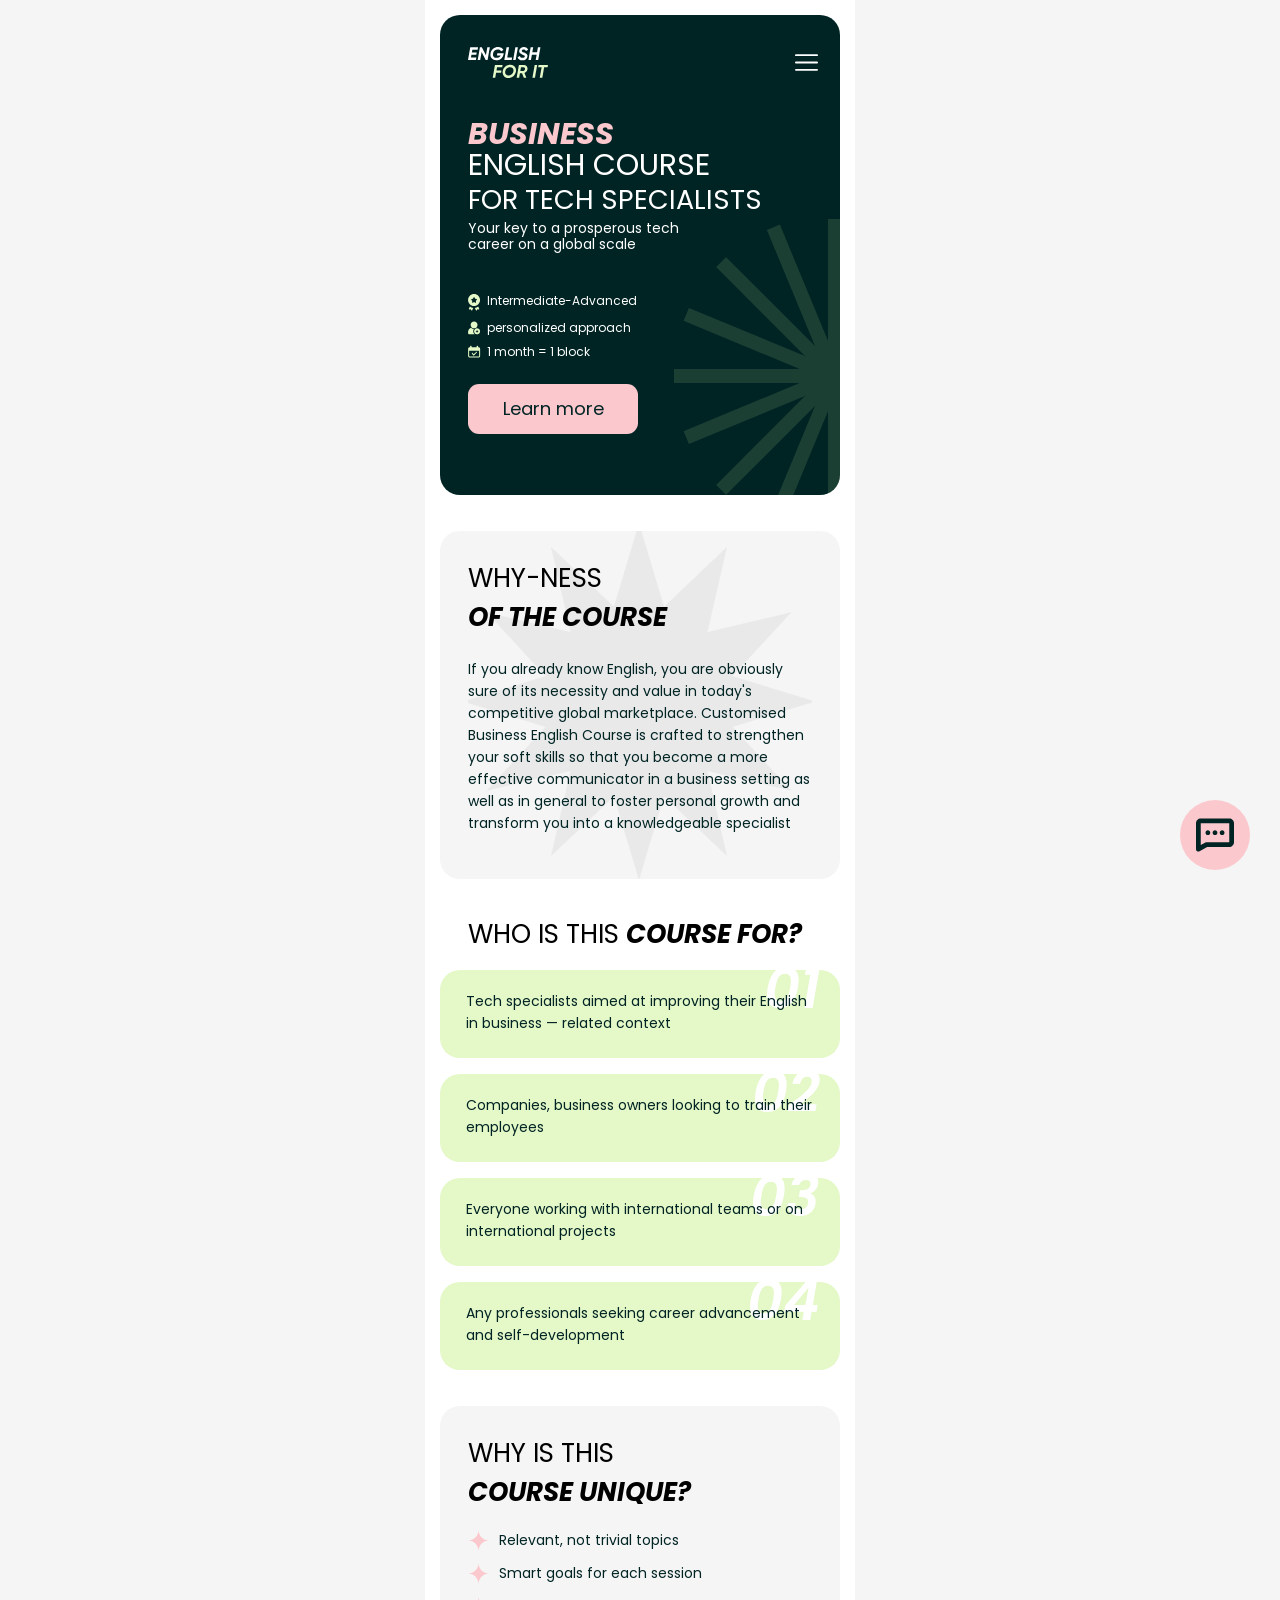
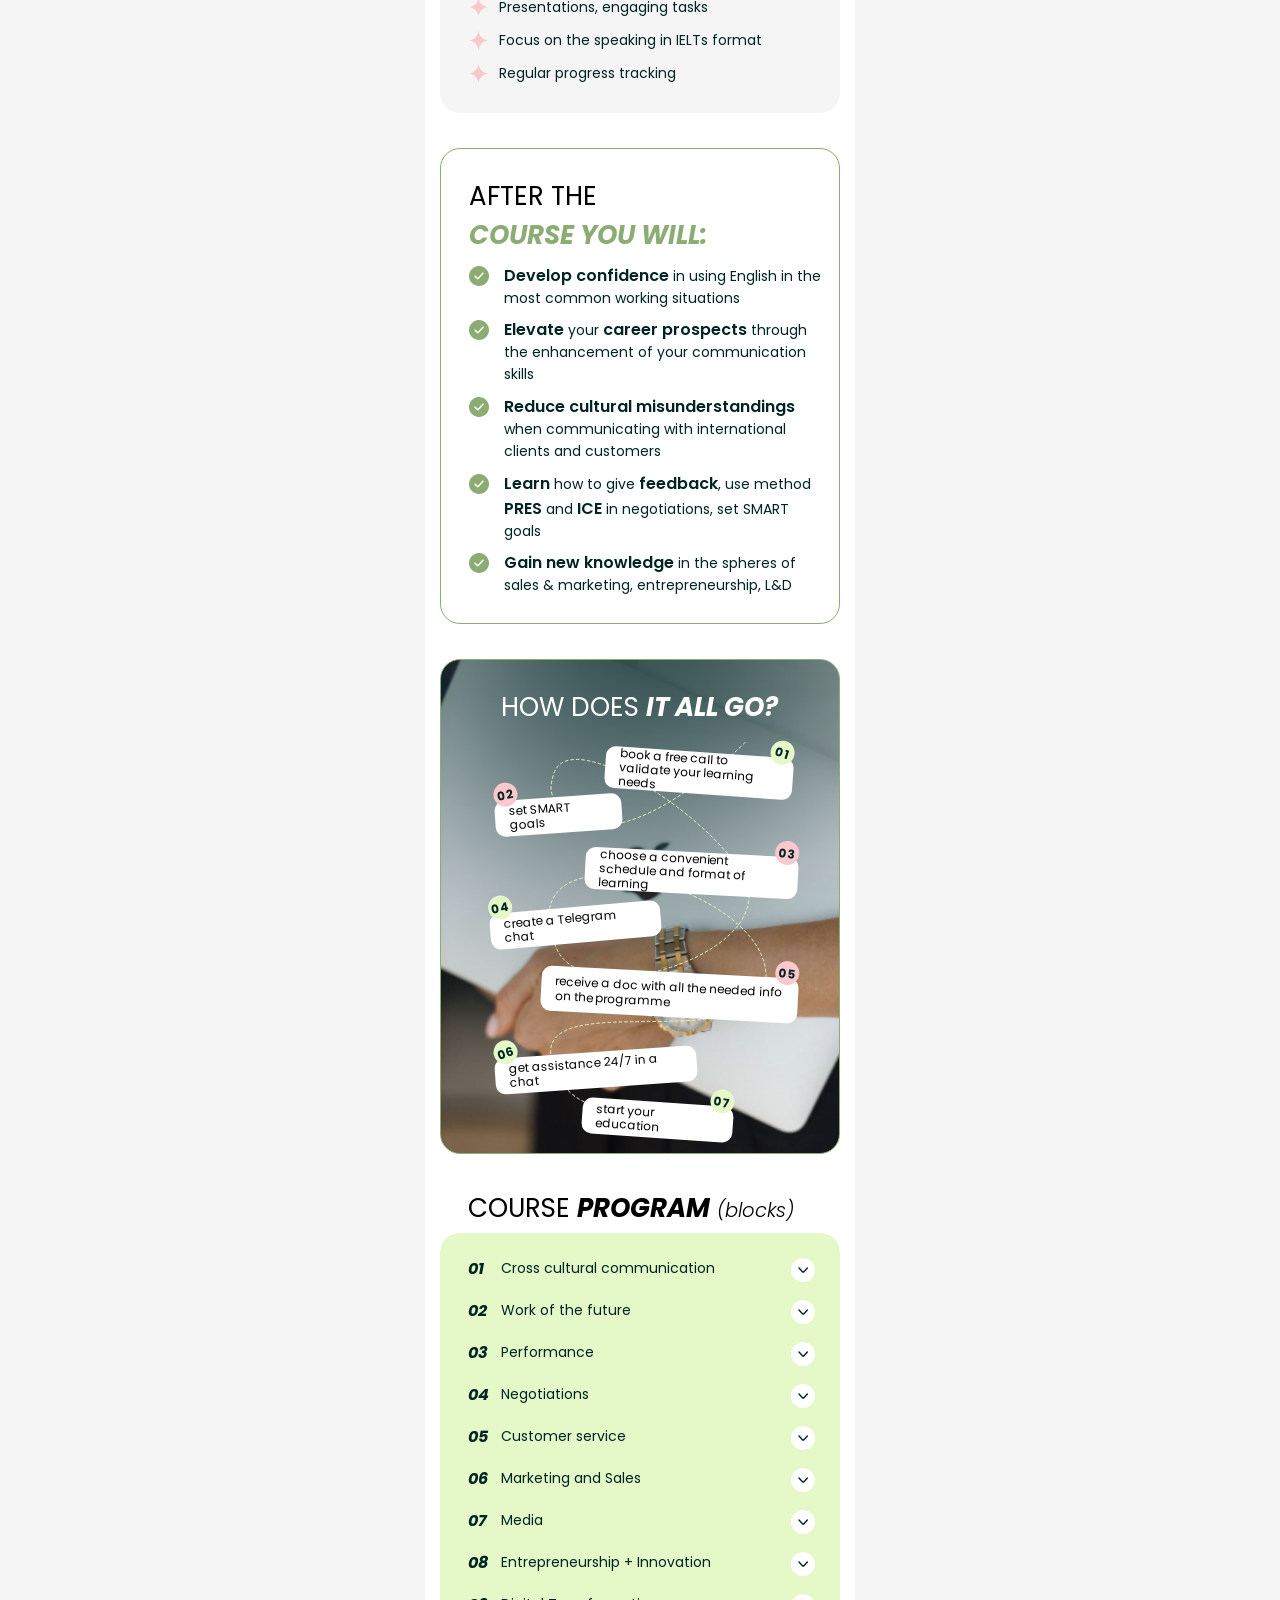
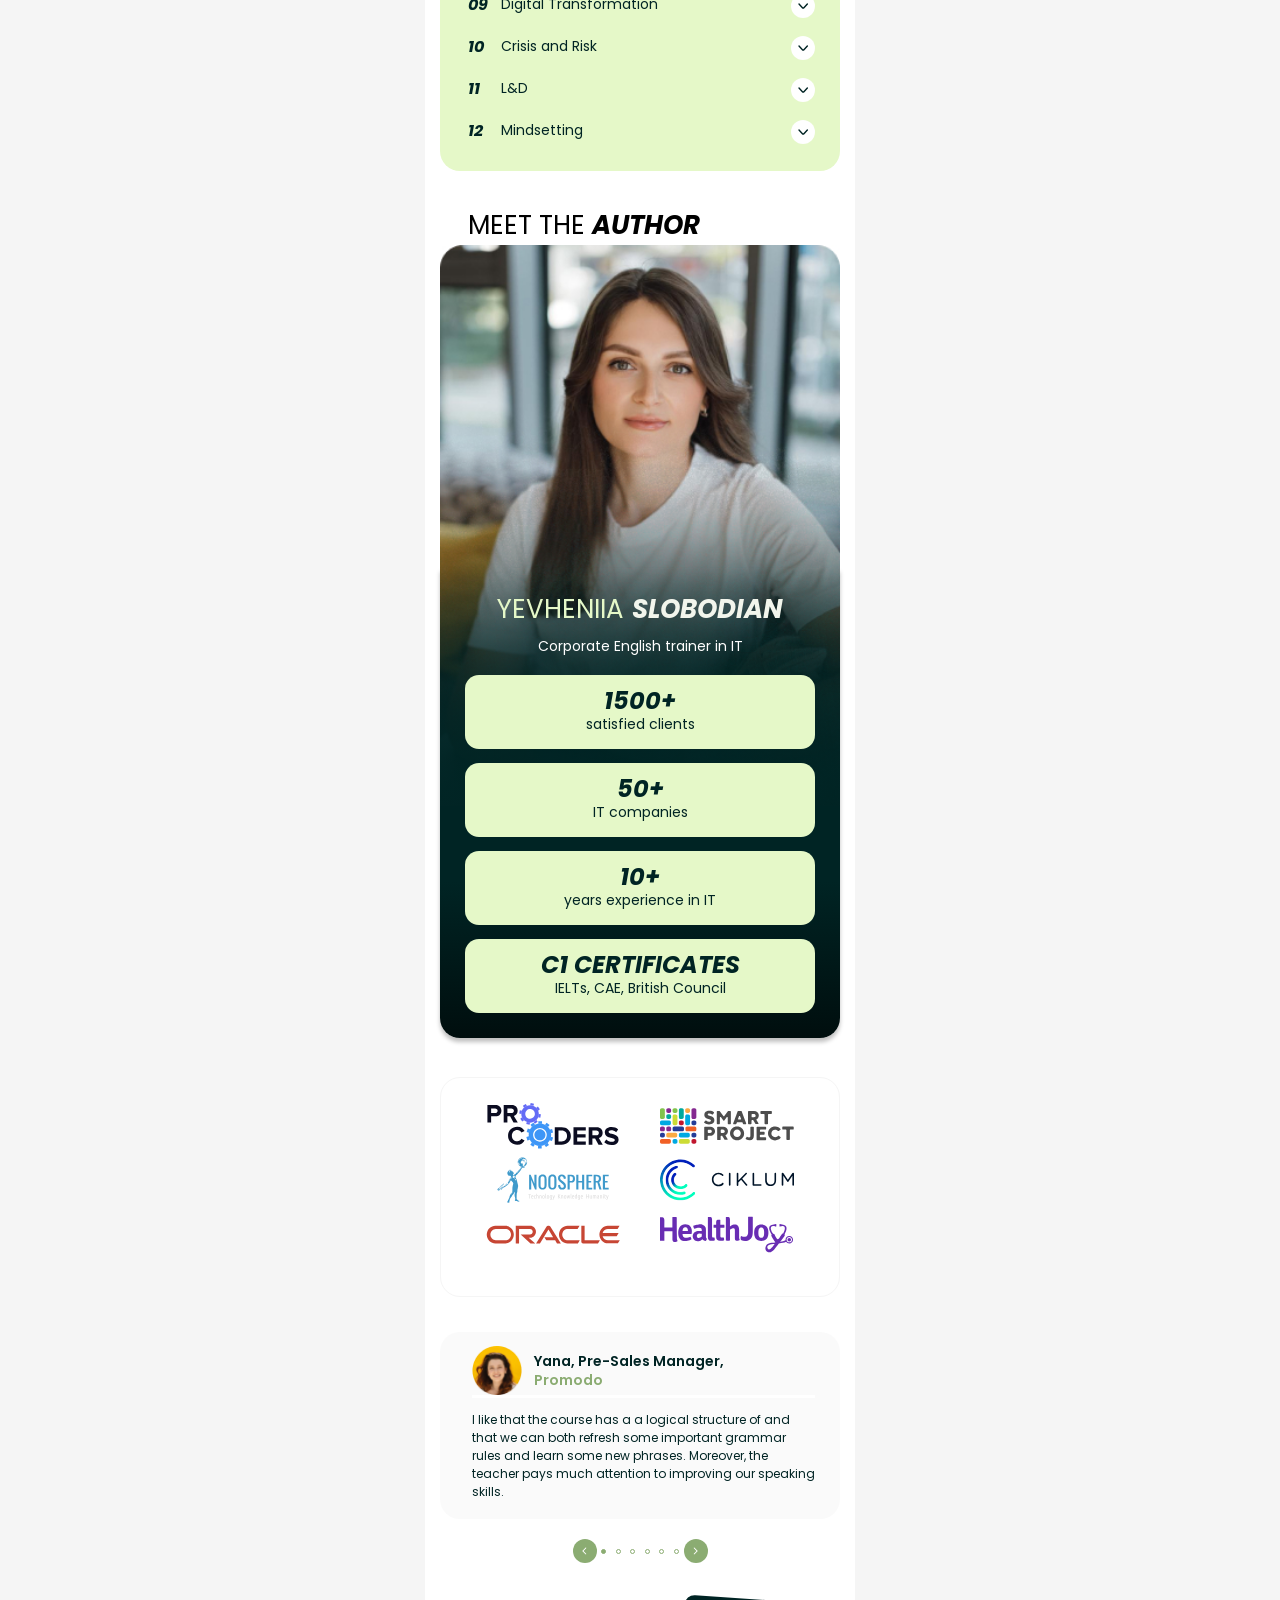
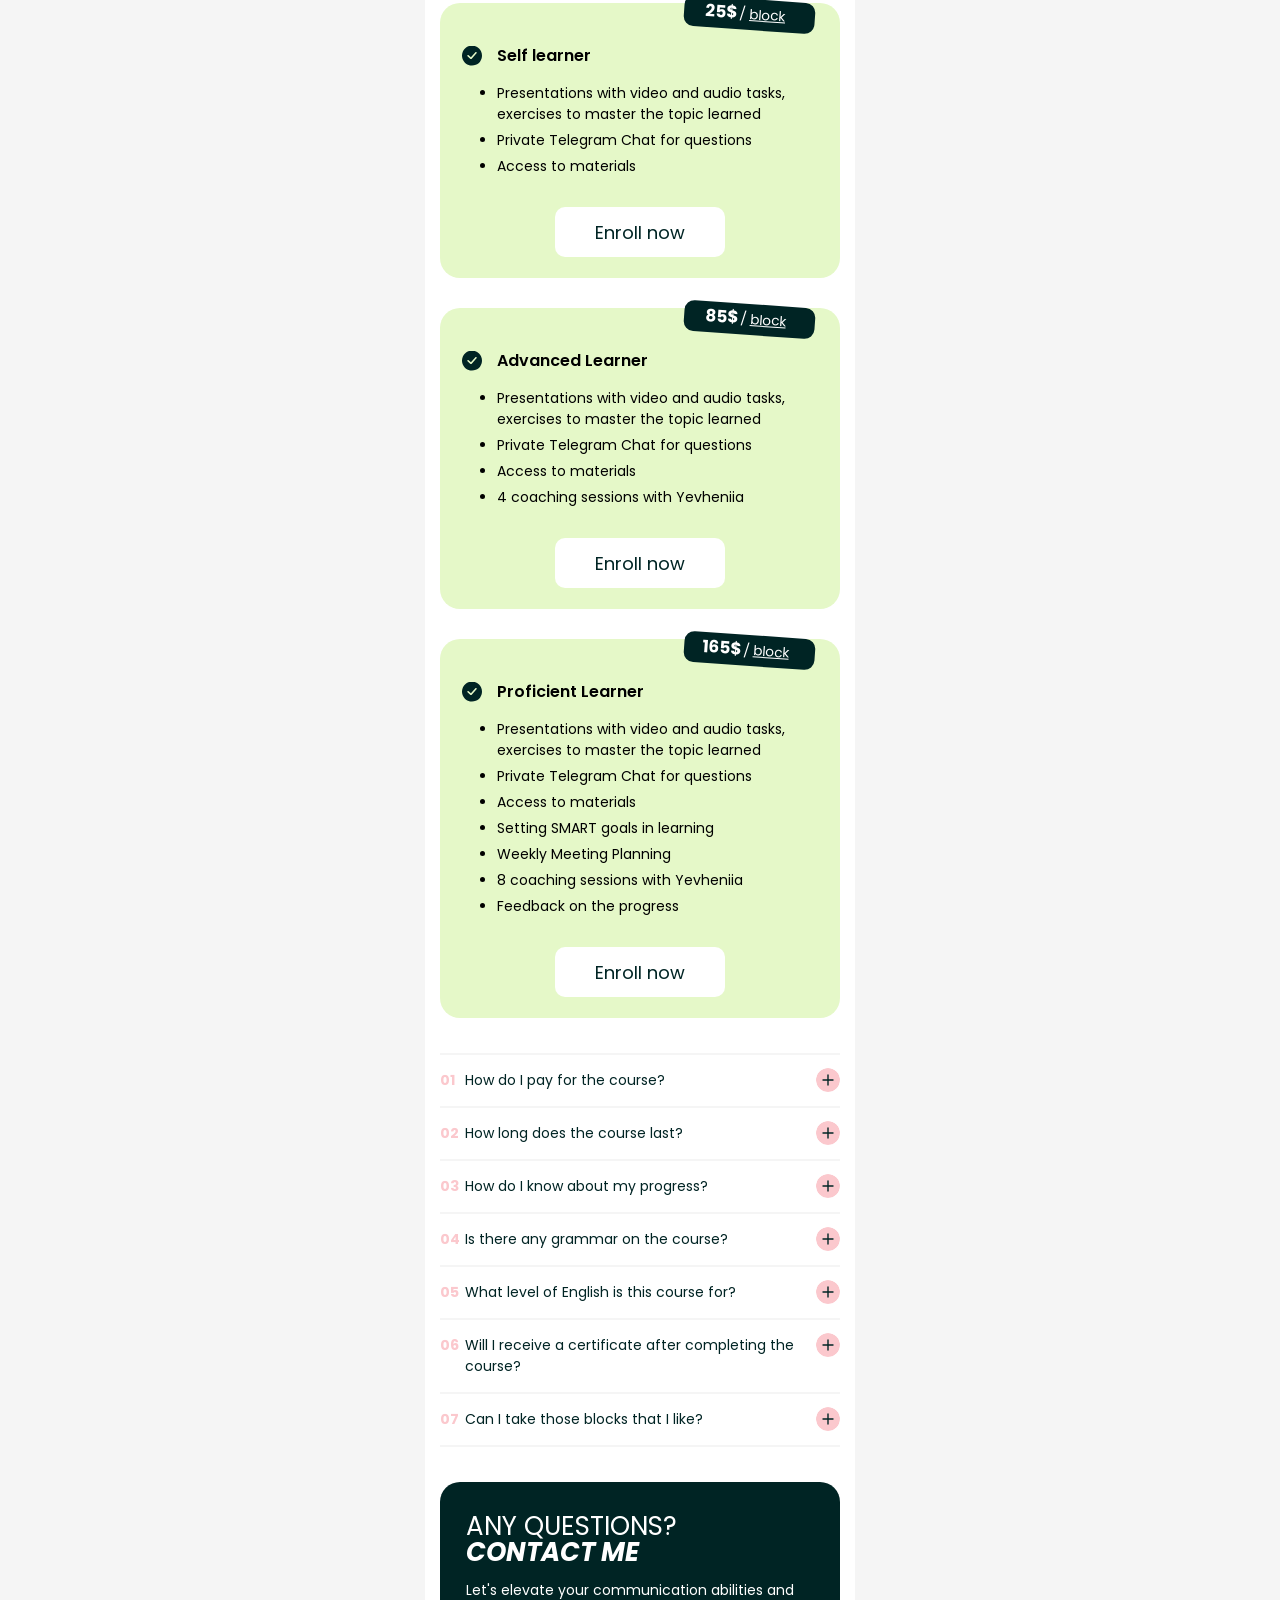
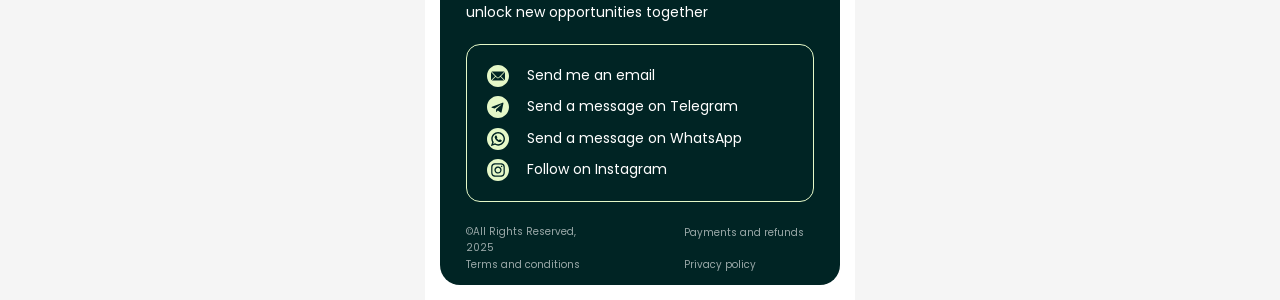
<file: index.html>
<!DOCTYPE html>
<html lang="en">

<head>
  <meta charset="UTF-8" />
  <meta name="viewport" content="width=device-width, initial-scale=1.0" />
  <!-- title  залишаємо такий ??  -->
  <title>English Lab for IT</title>
  <!-- іконка для відображення у браузері -->
  <link rel="icon" sizes="16x16 32x32 48x48" type="image/png" href="/icons/logo_for_browser.png" />

  <link rel="preconnect" href="https://fonts.googleapis.com">
  <link rel="preconnect" href="https://fonts.gstatic.com" crossorigin>
  <link
    href="https://fonts.googleapis.com/css2?family=Poppins:ital,wght@0,100;0,200;0,300;0,400;0,500;0,600;0,700;0,800;0,900;1,100;1,200;1,300;1,400;1,500;1,600;1,700;1,800;1,900&display=swap"
    rel="stylesheet">

  <!-- додати тег опису нашої сторінки -->
  <link rel="stylesheet" href="css/fonts.css" />
  <link rel="stylesheet" href="css/animations.css" />
  <link rel="stylesheet" href="css/styles.css" />

  <script type="text/javascript" src="/js/index.js"></script>
</head>

<body>
  <main>
    <div class="wrapper">

      <div class="contact-me-wrapper">
        <div class="float-icon">
          <div class="pulse"></div>
          <div class="icon-wrapper">
            <i></i>
          </div>
        </div>
        <div class="icon-menu">
          <ul>
            <li class="telegram">
              <a href="https://t.me/jenny_slb" target="_blank">Telegram</a>
            </li>
            <li class="whatsapp">
              <a href="https://wa.me/48698157670" target="_blank">WhatsApp</a>
            </li>
          </ul>
        </div>
      </div>

      <section class="main">
        <div class="section__head">
          <img src="icons/logo.svg" alt="logo" class="logo" />
          <!-- бургер-меню, которое буду создавать с помощью CSS + JS. Пока вставляю иконку, которую нужно будет удалить в будущем. Продумать аниацию с изображением, когда будет открываться бургер-меню, чтоб человек видел, что оно открыто и его нужно закрыть через взаимодействие с измененным элементом -->
          <img src="icons/burger_menu.svg" alt="menu" class="menu_mobile" />

          <!-- заготовка будущего меню, которое открывается нажатием на иконку + JS -->
          <nav class="menu__wrapper">
            <ul class="menu__list">
              <!-- * привязать ссылки-маяки -->
              <li class="menu__item">
                <a href="#whyness">About <span>course</span></a>
              </li>
              <li class="menu__item">
                <a href="#audience">Who is this <span>course for?</span></a>
              </li>
              <li class="menu__item">
                <a href="#program">Course <span>program</span></a>
              </li>
              <li class="menu__item"><a href="#review">Reviews</a></li>
              <li class="menu__item"><a href="#price">Pricing</a></li>
              <div class="menu__divider"></div>
              <li class="menu__item">
                <a href="#contact">Contact</a>
                <div class="icons__wrapper">
                  <a href="mailto:evgenia.slobodyan@gmail.com" target="_blank"><img
                      src="/icons/contacts/bg_light/email_icon_light.svg" alt="Send me an email" /></a>
                  <a href="https://t.me/jenny_slb" target="_blank"><img
                      src="/icons/contacts/bg_light/telegram_icon_light.svg" alt="Send a message on Telegram" /></a>
                  <a href="https://wa.me/48698157670" target="_blank"><img class="shrinked-img dark" width="22px"
                      src="/icons/contacts/bg_dark/whatsapp_icon_dark2.svg" alt="Send a message on WhatsApp" /></a>
                  <a href="https://www.instagram.com/english_forit?igsh=MXd3eHRzNDBtemhjMQ==" target="_blank"><img
                      src="/icons/contacts/bg_light/instagram_icon_light.svg" alt="Follow on Instagram" /></a>
                </div>
              </li>
            </ul>
          </nav>
        </div>

        <h1 class="title title__main title__bold">
          Business <span>English Course</span>
        </h1>
        <h2 class="title">for tech specialists</h2>
        <p class="text">
          Your key to a prosperous tech career on a global scale
        </p>

        <ul class="details">
          <li class="details__item">
            <img src="icons/english_levels.svg" alt="Intermediate-Advanced" />Intermediate-Advanced
          </li>
          <li class="details__item">
            <img src="icons/personalized.svg" alt="personalized approach" />personalized approach
          </li>
          <li class="details__item">
            <img src="icons/duration.svg" alt="duration" />1 month = 1 block
          </li>
        </ul>

        <a href="#program">
          <button class="btn">Learn more</button>
        </a>

        <!-- <a href="#price">
            <button class="btn">Pricing</button>
          </a> -->

        <div class="decor-wrapper">
          <div class="decor">
            <div class="decor-item"></div>
            <div class="decor-item"></div>
            <div class="decor-item"></div>
            <div class="decor-item"></div>
            <div class="decor-item"></div>
            <div class="decor-item"></div>
            <div class="decor-item"></div>
            <div class="decor-item"></div>
          </div>
        </div>

      </section>

      <section class="why" id="whyness">
        <h2 class="title">
          Why-ness <span class="title__bold">of the course</span>
        </h2>
        <p class="text">
          If you already know English, you are obviously sure of its necessity
          and value in today's competitive global marketplace. Customised
          Business English Course is crafted to strengthen your soft skills so
          that you become a more effective communicator in a business setting
          as well as in general to foster personal growth and transform you
          into a knowledgeable specialist
        </p>
      </section>

      <section class="audience" id="audience">
        <h2 class="title">
          Who is this <span class="title__bold">course for?</span>
        </h2>
        <div class="audience__item">
          <span class="audience__sequence">01</span>
          <p class="text">
            Tech specialists aimed at improving their English in business —
            related context
          </p>
        </div>
        <div class="audience__item">
          <span class="audience__sequence">02</span>
          <p class="text">
            Companies, business owners looking to train their employees
          </p>
        </div>
        <div class="audience__item">
          <span class="audience__sequence">03</span>
          <p class="text">
            Everyone working with international teams or on international
            projects
          </p>
        </div>
        <div class="audience__item">
          <span class="audience__sequence">04</span>
          <p class="text">
            Any professionals seeking career advancement and self-development
          </p>
        </div>
      </section>

      <section class="uniqueness">
        <h2 class="title">
          Why is this
          <span class="title__bold">course unique?</span>
        </h2>

        <ul class="uniqueness__list">
          <li class="uniqueness__item text">Relevant, not trivial topics</li>
          <li class="uniqueness__item text">Smart goals for each session</li>
          <li class="uniqueness__item text">Presentations, engaging tasks</li>
          <li class="uniqueness__item text">
            Focus on the speaking in IELTs format
          </li>
          <li class="uniqueness__item text">Regular progress tracking</li>
        </ul>
      </section>

      <section class="after">
        <h2 class="title">
          After the
          <span class="title__bold title_green">course you will:</span>
        </h2>

        <ul class="after__list">
          <li class="after__item text">
            <span class="text_semi_bold">Develop confidence</span> in using English
            in the most common working situations
          </li>
          <li class="after__item text">
            <span class="text_semi_bold">Elevate</span> your
            <span class="text_semi_bold">career prospects</span> through the
            enhancement of your communication skills
          </li>
          <li class="after__item text">
            <span class="text_semi_bold">Reduce cultural misunderstandings</span>
            when communicating with international clients and customers
          </li>
          <li class="after__item text">
            <span class="text_semi_bold">Learn</span> how to give
            <span class="text_semi_bold">feedback</span>, use method
            <span class="text_semi_bold">PRES</span> and
            <span class="text_semi_bold">ICE</span> in negotiations, set
            <span>SMART</span> goals
          </li>
          <li class="after__item text">
            <span class="text_semi_bold">Gain new knowledge</span> in the spheres
            of sales & marketing, entrepreneurship, L&D
          </li>
        </ul>
      </section>

      <section class="steps">
        <h2 class="title title_white">
          How does
          <span class="title__bold">it all go?</span>
        </h2>

        <ul class="steps__list">
          <li class="steps__item text_small">
            <span class="steps__sequence">01</span>
            book a free call to validate your learning needs
          </li>
          <li class="steps__item text_small">
            <span class="steps__sequence">02</span>
            set SMART goals
          </li>
          <li class="steps__item text_small">
            <span class="steps__sequence">03</span>
            choose a convenient schedule and format of learning
          </li>
          <li class="steps__item text_small">
            <span class="steps__sequence">04</span>
            create a Telegram chat
          </li>
          <li class="steps__item text_small">
            <span class="steps__sequence">05</span>
            receive a doc with all the needed info on the programme
          </li>
          <li class="steps__item text_small">
            <span class="steps__sequence">06</span>
            get assistance 24/7 in a chat
          </li>
          <li class="steps__item text_small">
            <span class="steps__sequence">07</span>
            start your education
          </li>
        </ul>
      </section>

      <section class="program" id="program">
        <h2 class="title">
          course
          <span class="title__bold">program</span>
          <small>(blocks)</small>
        </h2>

        <ol class="program__list">
          <li class="program__item">
            <div class="topic">
              <!-- <span class="program__number">01</span> -->
              Cross cultural communication
            </div>
            <!-- <div class="open">
                <img src="./icons/arrow_down.svg" alt="open" />
              </div> -->
            <ul class="topic__detail">
              <li>High/low context cultures</li>
              <li>Small talk</li>
              <li>Business writing</li>
              <li>Gestures</li>
              <li>Understanding accents</li>
            </ul>
          </li>

          <li class="program__item">
            <div class="topic">
              <!-- <span class="program__number">02</span> -->
              Work of the future
            </div>
            <!-- <div class="open">
                <img src="./icons/arrow_down.svg" alt="open" />
              </div> -->
            <ul class="topic__detail">
              <li>Future professions</li>
              <li>Teamwork</li>
              <li>Motivation</li>
              <li>Managing companies/projects</li>
              <li>Business Meetings and Presentations</li>
            </ul>
          </li>

          <li class="program__item">
            <div class="topic">
              <!-- <span class="program__number">03</span> -->
              Performance
            </div>
            <!-- <div class="open">
                <img src="./icons/arrow_down.svg" alt="open" />
              </div> -->
            <ul class="topic__detail">
              <li>Feelings</li>
              <li>Job Interview</li>
              <li>Performance metrics/review</li>
              <li>Feedback and Evaluation</li>
              <li>Time management</li>
              <li>SMART Goal Setting</li>
            </ul>
          </li>

          <li class="program__item">
            <div class="topic">
              <!-- <span class="program__number">04</span> -->
              Negotiations
            </div>
            <!-- <div class="open">
                <img src="./icons/arrow_down.svg" alt="open" />
              </div> -->
            <ul class="topic__detail">
              <li>Negotiations. Types of negotiations</li>
              <li>Conflicts</li>
              <li>Conformity / Non-conformity</li>
              <li>Failures</li>
              <li>Solutions</li>
              <li>PRES / ICE method</li>
            </ul>
          </li>

          <li class="program__item">
            <div class="topic">
              <!-- <span class="program__number">05</span> -->
              Customer service
            </div>
            <!-- <div class="open">
                <img src="./icons/arrow_down.svg" alt="open" />
              </div> -->
            <ul class="topic__detail">
              <li>Customer loyalty and LTV</li>
              <li>Maslow's Pyramid of needs & Pyramid of customer needs</li>
              <li>Types of clients</li>
              <li>Complaints</li>
              <li>L.A.S.T method</li>
            </ul>
          </li>

          <li class="program__item">
            <div class="topic">
              <!-- <span class="program__number">06</span> -->
              Marketing and Sales
            </div>
            <!-- <div class="open">
                <img src="./icons/arrow_down.svg" alt="open" />
              </div> -->
            <ul class="topic__detail">
              <li>Advertising</li>
              <li>Going viral</li>
              <li>Marketing trends</li>
              <li>Neuromarketing</li>
              <li>Sales</li>
              <li>Pitching</li>
            </ul>
          </li>

          <li class="program__item">
            <div class="topic">
              <!-- <span class="program__number">07</span> -->
              Media
            </div>
            <!-- <div class="open">
                <img src="./icons/arrow_down.svg" alt="open" />
              </div> -->
            <ul class="topic__detail">
              <li>Social Media</li>
              <li>Sources of information</li>
              <li>News | Understanding news</li>
              <li>News Blunders</li>
              <li>Hoaxes</li>
              <li>Headlines | Understanding headlines</li>
            </ul>
          </li>

          <li class="program__item">
            <div class="topic">
              <!-- <span class="program__number">08</span> -->
              Entrepreneurship + Innovation
            </div>
            <!-- <div class="open">
                <img src="./icons/arrow_down.svg" alt="open" />
              </div> -->
            <ul class="topic__detail">
              <li>Innovation</li>
              <li>Creativity</li>
              <li>Bloom's taxonomy</li>
              <li>Design thinking, lateral thinking and mind mapping</li>
              <li>Brainstorming and ideation</li>
              <li>New trends and ideas</li>
              <li>Start - ups</li>
            </ul>
          </li>

          <li class="program__item">
            <div class="topic">
              <!-- <span class="program__number">09</span> -->
              Digital Transformation
            </div>
            <!-- <div class="open">
                <img src="./icons/arrow_down.svg" alt="open" />
              </div> -->
            <ul class="topic__detail">
              <li>Does science matter?</li>
              <li>Technologies</li>
              <li>AI</li>
              <li>E - commerce</li>
            </ul>
          </li>

          <li class="program__item">
            <div class="topic">
              <!-- <span class="program__number">10</span> -->
              Crisis and Risk
            </div>
            <!-- <div class="open">
                <img src="./icons/arrow_down.svg" alt="open" />
              </div> -->
            <ul class="topic__detail">
              <li>Changes</li>
              <li>Risk management</li>
              <li>SWOT analysis</li>
              <li>Investments</li>
              <li>New currencies</li>
              <li>Finance</li>
              <li>Strategic planning</li>
            </ul>
          </li>

          <li class="program__item">
            <div class="topic">
              <!-- <span class="program__number">11</span> -->
              L&D
            </div>
            <!-- <div class="open">
                <img src="./icons/arrow_down.svg" alt="open" />
              </div> -->
            <ul class="topic__detail">
              <li>Imagination and inspiration</li>
              <li>Ranting/ raving</li>
              <li>Education</li>
              <li>Self-growth</li>
            </ul>
          </li>

          <li class="program__item">
            <div class="topic">
              <!-- <span class="program__number">12</span> -->
              Mindsetting
            </div>
            <!-- <div class="open">
                <img src="./icons/arrow_down.svg" alt="open" />
              </div> -->
            <ul class="topic__detail">
              <li>Time</li>
              <li>Stress and relaxation</li>
              <li>Burnout</li>
              <li>Mind</li>
              <li>Critical thinking</li>
            </ul>
          </li>
        </ol>
      </section>

      <section class="author">
        <h2 class="title">
          Meet the
          <span class="title__bold">author</span>
        </h2>

        <div class="author__wrapper">
          <div class="author__photo">
            <img src="./img/author_bg.jpg" alt="author's photo" />
          </div>
          <ul class="author__list">
            <li class="author__item">
              Yevheniia <span class="author__item_bold"> Slobodian</span>
              <span class="author__item_small">Corporate English trainer in IT</span>
            </li>
            <li class="author__item">
              1500+ <span class="author__item_small">satisfied clients</span>
            </li>
            <li class="author__item">
              50+ <span class="author__item_small">IT companies</span>
            </li>
            <li class="author__item">
              10+
              <span class="author__item_small">years experience in IT</span>
            </li>
            <li class="author__item">
              c1 certificates
              <span class="author__item_small">IELTs, CAE, British Council</span>
            </li>
          </ul>
        </div>
      </section>

      <section class="customers" id="review">
        <!-- !! вопрос к заказчику - хочет ли он, чтоб это была не картинка, а ссылка перехода на сайт клиента -->
        <img src="./icons/customers/proCoders_logo.svg" alt="Web & Software Development Company ProCoders" />
        <img src="./icons/customers/smartProject_logo.svg"
          alt="Smart Project is a Ukrainian product company specializing in full-cycle game development" />
        <img src="./icons/customers/noosphere_logo.svg"
          alt="Noosphere is a non-governmental non-commercial organization focused on promoting STEM" />
        <img src="./icons/customers/ciklum_logo.svg"
          alt="Ciklum is a leading global company that develops digital products and provides digital services" />
        <img src="./icons/customers/oracle_logo.svg" alt="Oracle is a software and cloud technology company" />
        <img src="./icons/customers/healthJoy_logo.svg"
          alt="HealthJoy is a care navigation platform that makes it easy for employees to choose the highest-quality care at the best possible cost" />
      </section>

      <section class="feedback">
        <div class="feedback__wrapper">
          <div class="feedback__card current">
            <div class="card__header">
              <img src="./icons/students/yana_avatar.png" alt="Yana, Pre-Sales Manager for the company Promodo"
                class="avatar" />
              <div class="avatar__info">
                Yana, Pre-Sales Manager, <span>Promodo</span>
              </div>
            </div>
            <div class="divider"></div>
            <p class="student__review">
              I like that the course has a a logical structure of and that we
              can both refresh some important grammar rules and learn some new
              phrases. Moreover, the teacher pays much attention to improving
              our speaking skills.
            </p>
          </div>
          <div class="feedback__card">
            <div class="card__header">
              <img src="./icons/students/alex_avatar.png"
                alt="Alex, Head of Customer Support for the company Smart Project" class="avatar" />
              <div class="avatar__info">
                Alex, Head of Customer Support, <span>Smart Project </span>
              </div>
            </div>
            <div class="divider"></div>
            <p class="student__review">
              Consistency of the lessons. There's a solid amount of listening,
              grammar, new words. Also, I've got a clear vision the route
              towards the next level. Email writing is the best. Very useful
              in my job.
            </p>
          </div>
          <div class="feedback__card">
            <div class="card__header">
              <img src="./icons/students/jaroslav_avatar.png"
                alt="Yaroslav, Project Manager for the company Ein-des-ein" class="avatar" />
              <div class="avatar__info">
                Yaroslav, Project Manager,<span>Ein-des-ein</span>
              </div>
            </div>
            <div class="divider"></div>
            <p class="student__review">
              The course is clear and well-organized, making it easy to follow
              and participate. The course offers a perfect balance between
              grammar, vocabulary, and speaking. Each chapter provides not
              only English knowledge, but also generally expands the outlook
              on various professional topics. Most importantly, Jenny explains
              everything in a way that's easy to understand, even complex
              topics. I highly recommend these classes!
            </p>
          </div>
          <div class="feedback__card">
            <div class="card__header">
              <img src="./icons/students/viktoria_avatar.png" alt="Viktoria, Financial Manager for the company Murka"
                class="avatar" />
              <div class="avatar__info">
                Viktoria, Financial Manager, <span>Murka</span>
              </div>
            </div>
            <div class="divider"></div>
            <p class="student__review">
              All exercises are aimed at improving speaking skills, they are
              interesting and relevant. The only thing I would like to add is
              more exercises that would help memorise new words.
            </p>
          </div>
          <div class="feedback__card">
            <div class="card__header">
              <img src="./icons/students/ann_avatar.png" alt="Ann, User Acquisition Manager for the Smart Project"
                class="avatar" />
              <div class="avatar__info">
                Ann, User Acquisition Manager, <span>Smart Project</span>
              </div>
            </div>
            <div class="divider"></div>
            <p class="student__review">
              The choice of topics is superb relevant to me.There are a lot of
              new words and phrases in business -related context, a lot of
              interesting questions to discuss. All of tasks are relevant,
              either listening or vocabulary ones;)
            </p>
          </div>
          <div class="feedback__card">
            <div class="card__header">
              <img src="./icons/students/kate_avatar.png"
                alt="Kate, Customer Support Team Lead for the company Smart Project" class="avatar" />
              <div class="avatar__info">Kate, Customer Support Team Lead, <span>Smart Project</span>
              </div>
            </div>
            <div class="divider"></div>
            <p class="student__review">
              Interesting topics and specialized vocabulary, new knowledge and
              personal growth. This is exactly what I need.
            </p>
          </div>

          <!-- перелистывание слайдера -->

        </div>
        <div class="feedback-slider">
          <div class="feedback-slider__arrow prev">
            <img src="./icons/slider/arrow_left.svg" alt="" />
          </div>
          <div class="feedback-slider__arrow next">
            <img src="./icons/slider/arrow_left.svg" alt="" />
          </div>
        </div>
      </section>

      <section class="price" id="price">
        <ul class="price__list">
          <!-- * моя логика: если выделен блок , цвет блока меняется на черный , область стрелки на белый, кнопка на розовый #fbc8cd (var(--2)) (скорее всего через JS)? -->
          <!-- * кнопка у нас ведет к записи или написать, то есть нужео будет подтянуть ссылку или отправку данных -->
          <li class="price__item">
            <div class="rate">25$ <span><a href="#program">block</a></span></div>
            <p class="format__info">
              <img src="./icons/check-dark.svg" alt="" />Self learner
            </p>
            <!-- <small>
                
              </small> -->
            <ul class="price__details">
              <li>Presentations with video and audio tasks, exercises to master the topic learned</li>
              <li>Private Telegram Chat for questions</li>
              <li>Access to materials</li>
            </ul>
            <a href="https://t.me/jenny_slb" target="_blank" class="button__wrapper">
              <button class="enroll">Enroll now</button>
            </a>
          </li>
          <li class="price__item">
            <div class="rate">85$ <span><a href="#program">block</a></span></div>
            <p class="format__info">
              <img src="./icons/check-dark.svg" alt="" />Advanced Learner
            </p>
            <!-- <small>
                <a href="#program">1 block to choose</a>
              </small> -->
            <ul class="price__details">
              <li>Presentations with video and audio tasks, exercises to master the topic learned</li>
              <li>Private Telegram Chat for questions</li>
              <li>Access to materials</li>
              <li>4 coaching sessions with Yevheniia</li>
            </ul>
            <a href="https://t.me/jenny_slb" target="_blank" class="button__wrapper">
              <button class="enroll">Enroll now</button>
            </a>
          </li>
          <li class="price__item">
            <div class="rate">165$ <span><a href="#program">block</a></span></div>
            <p class="format__info">
              <img src="./icons/check-dark.svg" alt="" />Proficient Learner
            </p>
            <!-- <small>
                <a href="#program">1 block to choose</a>
              </small> -->
            <ul class="price__details">
              <li>Presentations with video and audio tasks, exercises to master the topic learned</li>
              <li>Private Telegram Chat for questions</li>
              <li>Access to materials</li>
              <li>Setting SMART goals in learning</li>
              <li>Weekly Meeting Planning</li>
              <li>8 coaching sessions with Yevheniia</li>
              <li>Feedback on the progress</li>
            </ul>
            <a href="https://t.me/jenny_slb" target="_blank" class="enroll">
              Enroll now
            </a>
          </li>
        </ul>
      </section>

      <section class="questions">
        <ol class="questions__list">
          <!-- элемент li будет состоять из 1 - номер, 2 - текст , 3 - плюсик, который при нажатии будет открывать скрытый текст -->
          <!-- при нажатии на "+" открывается скрытый текст и при этом "+" меняется на "-", после нажания на "-" текст скрывается и "-" меняется на "+" -->

          <li class="question__item">
            <div class="question__text">
              <!-- <span class="question__sequence">01</span> -->
              How do I pay for the course?
            </div>
            <!-- <div class="show">
                <img
                  src="./icons/question_item_show_icon.svg"
                  alt="show answer"
                />
              </div> -->
            <div class="answer__text">
              The payment is done monthly by the 5th day of the current month on 100% prepayment condition to the PE
              bank account. Invoice can be provided on request
            </div>
          </li>
          <!-- <div class="question__divider"></div> -->

          <li class="question__item">
            <div class="question__text">
              <!-- <span class="question__sequence">02</span> -->
              How long does the course last?
            </div>
            <!-- <div class="show">
                <img
                  src="./icons/question_item_show_icon.svg"
                  alt="show answer"
                />
              </div> -->
            <div class="answer__text">
              On average one block is covered within a month, though it all depends on the learners&amp; goals,
              abilities and frequency of meetings
            </div>
          </li>
          <!-- <div class="question__divider"></div> -->

          <li class="question__item">
            <div class="question__text">
              <!-- <span class="question__sequence">03</span> -->
              How do I know about my progress?
            </div>
            <!-- <div class="show">
                <img
                  src="./icons/question_item_show_icon.svg"
                  alt="show answer"
                />
              </div> -->
            <div class="answer__text">
              There are tests on each block to check the learners' progress
            </div>
          </li>
          <!-- <div class="question__divider"></div> -->

          <li class="question__item">
            <div class="question__text">
              <!-- <span class="question__sequence">04</span> -->
              Is there any grammar on the course?
            </div>
            <!-- <div class="show">
                <img
                  src="./icons/question_item_show_icon.svg"
                  alt="show answer"
                />
              </div> -->
            <div class="answer__text">
              There are 2-3 grammar topics to revise in each block and still
              the course focuses mostly on speaking and learning new
              vocabulary
            </div>
          </li>
          <!-- <div class="question__divider"></div> -->

          <li class="question__item">
            <div class="question__text">
              <!-- <span class="question__sequence">05</span> -->
              What level of English is this course for?
            </div>
            <!-- <div class="show">
                <img
                  src="./icons/question_item_show_icon.svg"
                  alt="show answer"
                />
              </div> -->
            <div class="answer__text">
              Intermediate Strong - Upper-Intermediate - Advanced
            </div>
          </li>
          <!-- <div class="question__divider"></div> -->

          <li class="question__item">
            <div class="question__text">
              <!-- <span class="question__sequence">06</span> -->
              Will I receive a certificate after completing the course?
            </div>
            <!-- <div class="show">
                <img
                  src="./icons/question_item_show_icon.svg"
                  alt="show answer"
                />
              </div> -->
            <div class="answer__text">
              I do not issue certificates yet
            </div>
          </li>
          <!-- <div class="question__divider"></div> -->

          <li class="question__item">
            <div class="question__text">
              <!-- <span class="question__sequence">07</span> -->
              Can I take those blocks that I like?
            </div>
            <!-- <div class="show">
                <img
                  src="./icons/question_item_show_icon.svg"
                  alt="show answer"
                />
              </div> -->
            <div class="answer__text">
              Yes, it's possible to take those blocks that are the most
              relevant to you
            </div>
          </li>
          <!-- <div class="question__divider"></div> -->
        </ol>
      </section>

      <section class="contacts" id="contact">
        <h2 class="title title_white">
          Any questions?
          <span class="title__bold title_white">Contact me</span>
        </h2>
        <p class="text">
          Let's elevate your communication abilities and unlock new
          opportunities together
        </p>

        <!-- * привязать ссылки к контактам; продумать анимацию при взаимодействии с ссылками. -->
        <ol class="contacts__list">
          <li class="contact__item">
            <img src="./icons/contacts/bg_dark/email_icon_dark.svg" alt="Send me an email" />
            <a href="mailto:evgenia.slobodyan@gmail.com" target="_blank" class="contact__desc">Send me an email
            </a>
          </li>
          <li class="contact__item">
            <img src="./icons/contacts/bg_dark/telegram_icon_dark.svg" alt="Send a message on Telegram" />
            <a href="https://t.me/jenny_slb" target="_blank" class="contact__desc">Send a message on Telegram</a>
          </li>
          <li class="contact__item">
            <img class="shrinked-img light" src="/icons/contacts/bg_dark/whatsapp_icon_dark.svg"
              alt="Send a message on WhatsApp" />
            <a href="https://wa.me/48698157670" target="_blank" class="contact__desc">Send a message on WhatsApp</a>
          </li>
          <li class="contact__item">
            <img src="./icons/contacts/bg_dark/instagram_icon_dark.svg" alt="Follow on Instagram" />
            <a href="https://www.instagram.com/english_forit?igsh=MXd3eHRzNDBtemhjMQ==" target="_blank"
              class="contact__desc">Follow on Instagram</a>
          </li>
        </ol>

        <div class="footer">
          <span>&copy;All Rights Reserved, 2025</span>
          <!-- * добавить ccылку на внешний документ или страницу с информацией о правилах оплаты и возврата -->
          <a href="payments_and_refunds.html" target="_blank" class="link_external">Payments and refunds</a>
          <!-- * добавить ccылку на внешний документ или страницу с информацией о Terms and conditions -->
          <a href="oferta.html" target="_blank" class="link_external">Terms and conditions</a>
          <!-- * добавить ccылку на внешний документ или страницу с информацией о Privacy policy -->
          <a href="privacy_policy.html" target="_blank" class="link_external">Privacy policy</a>
        </div>
      </section>
    </div>
  </main>
</body>

</html>
</file>
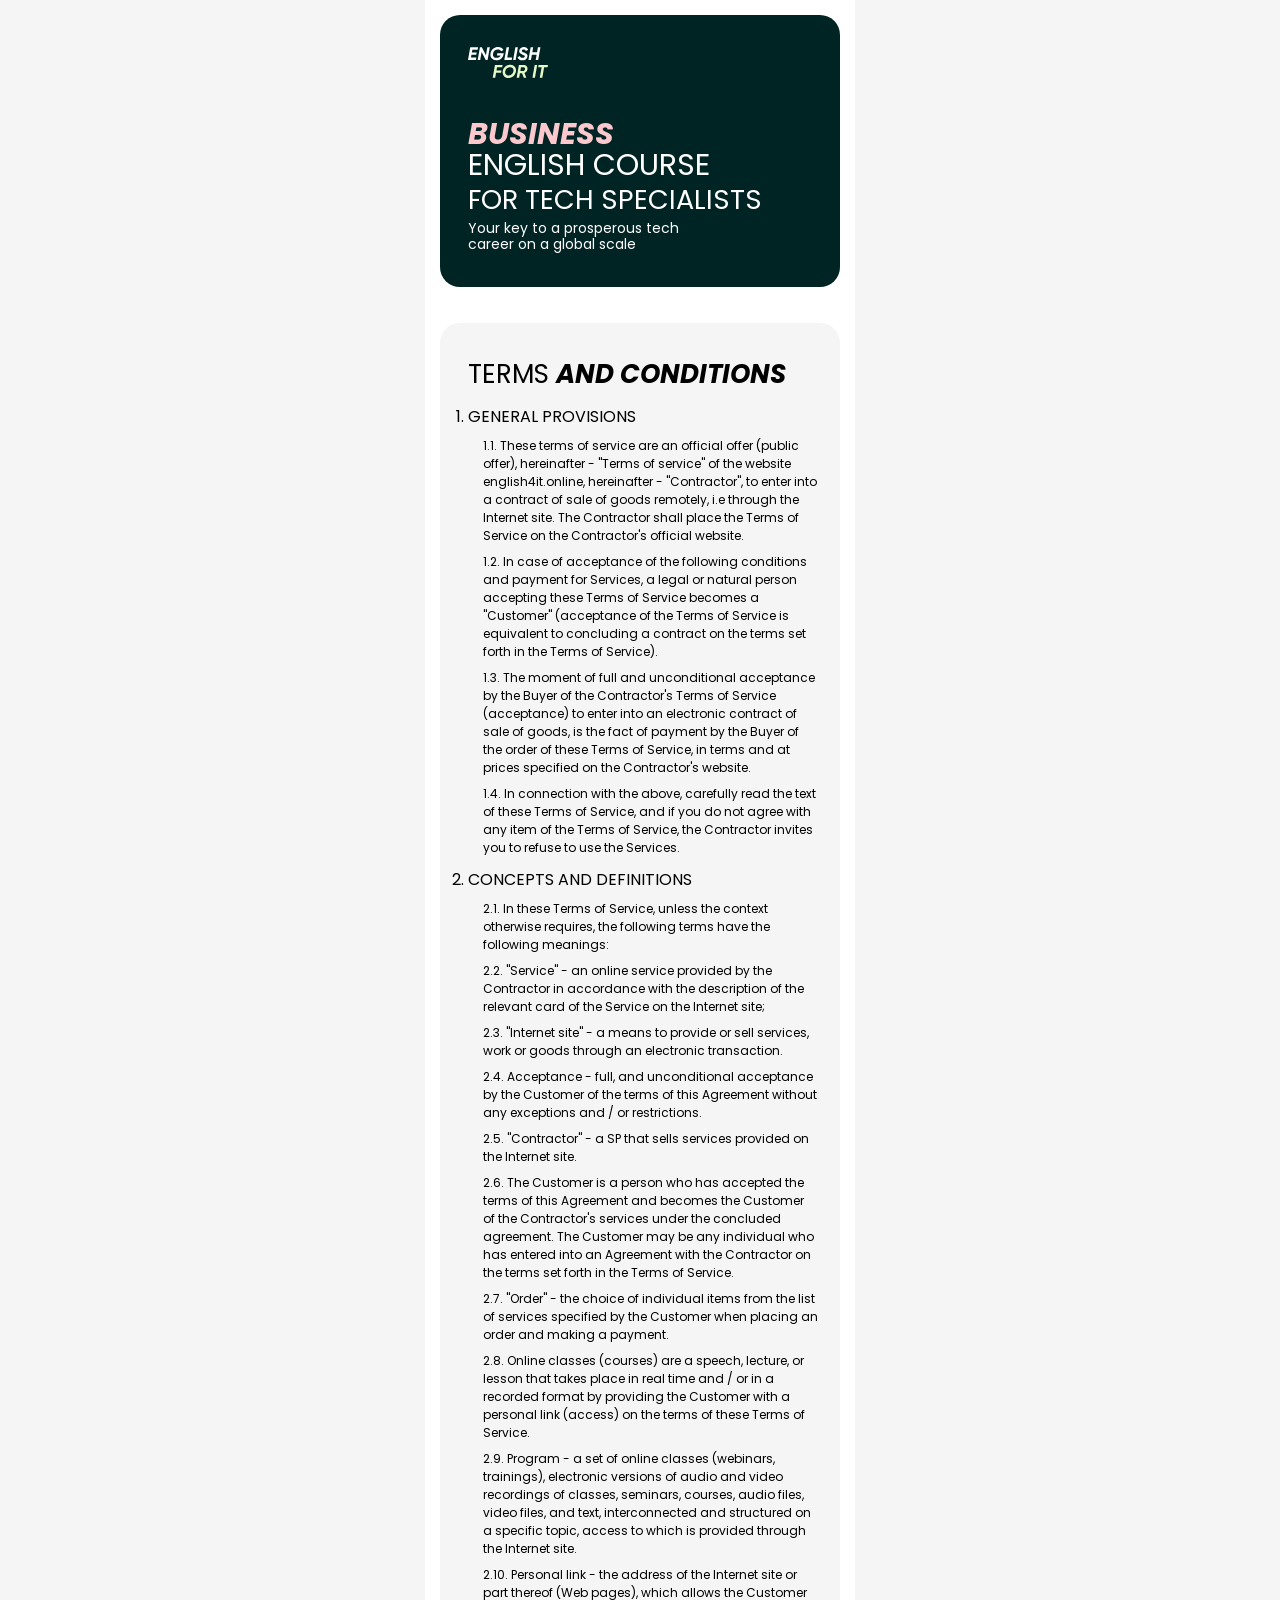
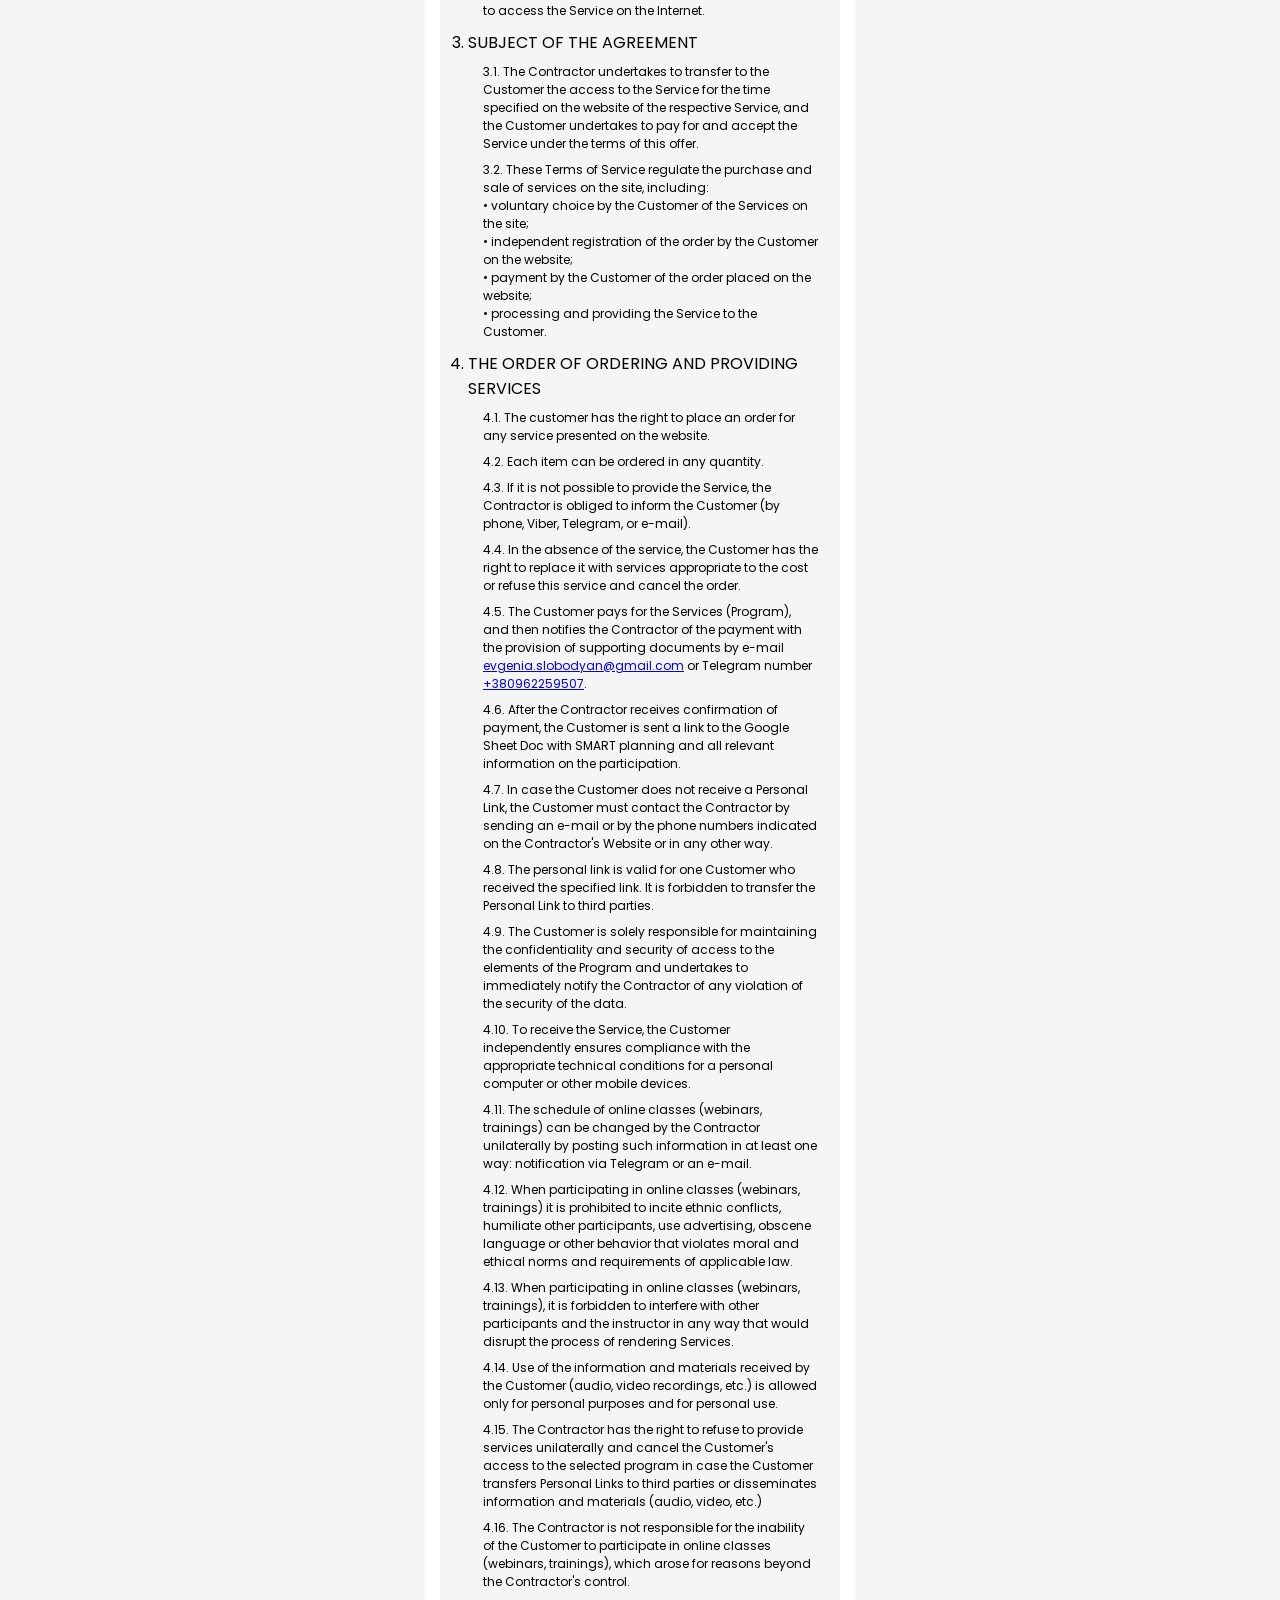
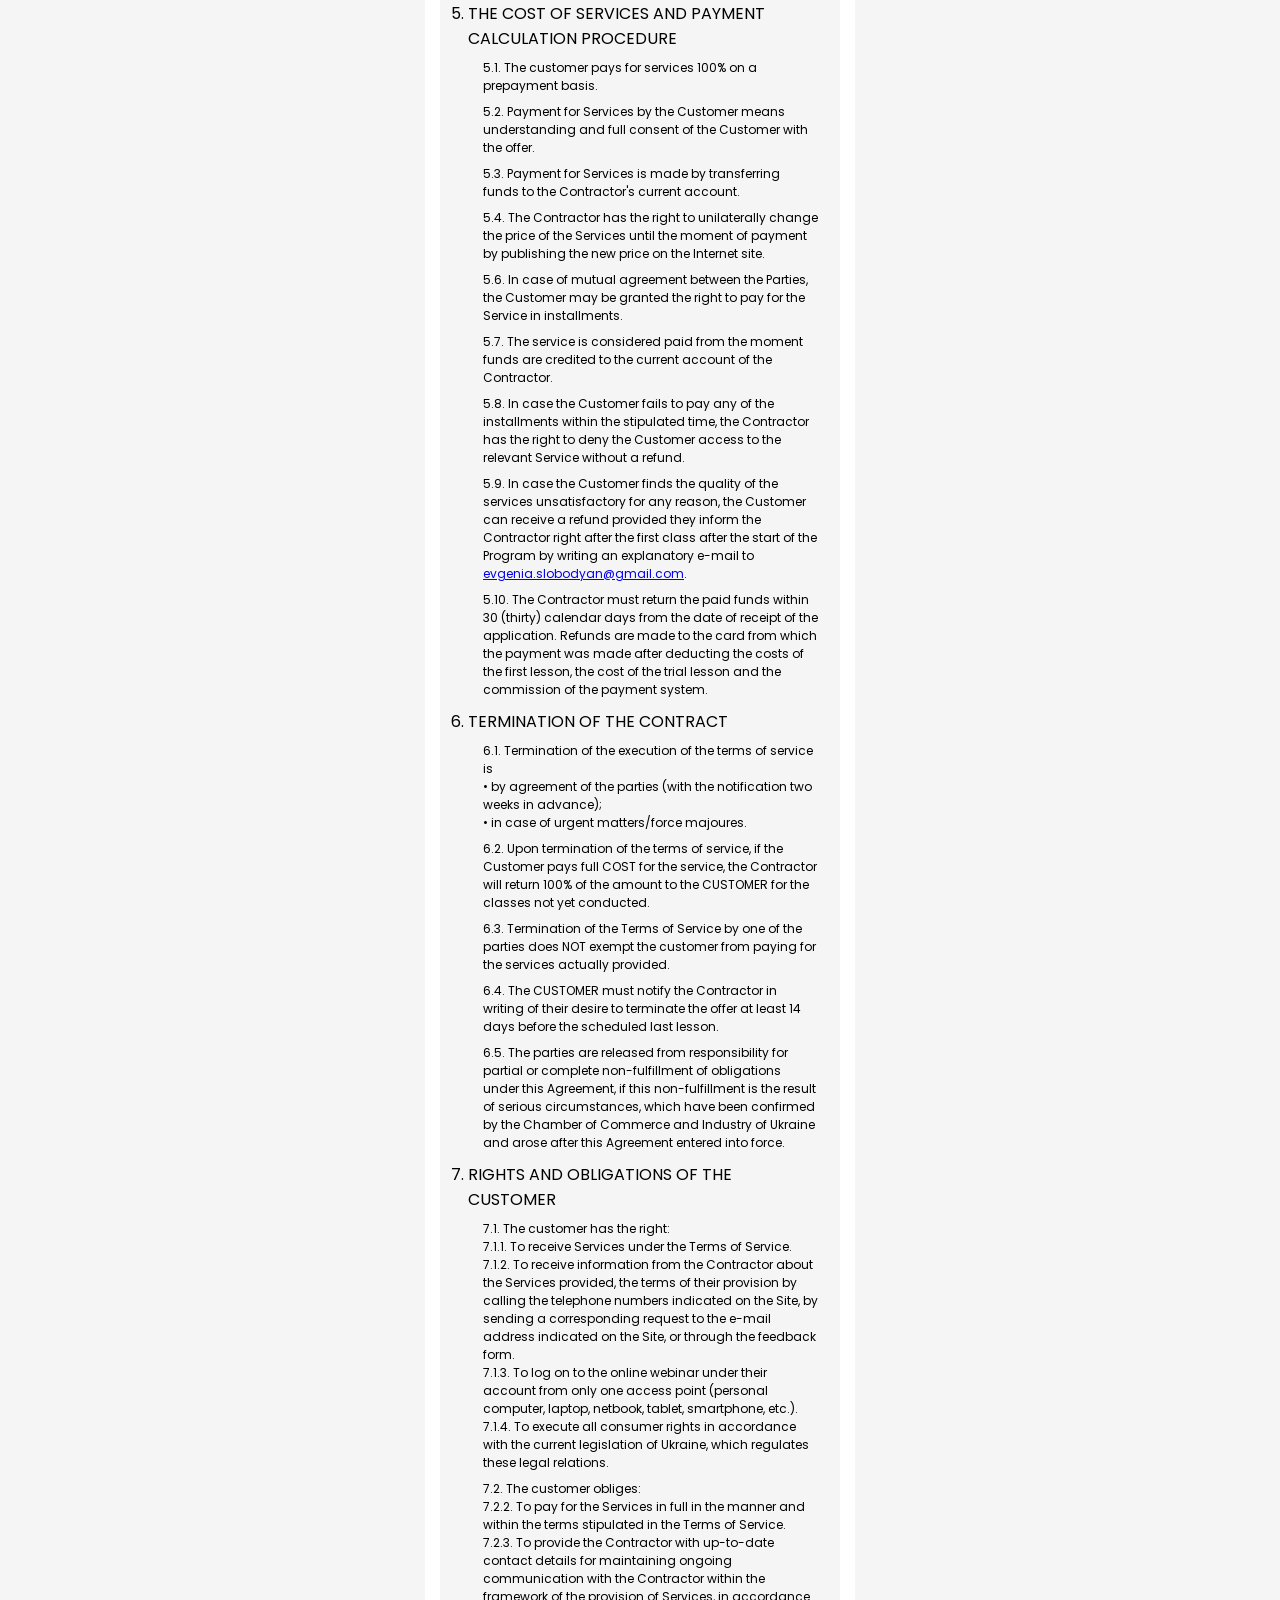
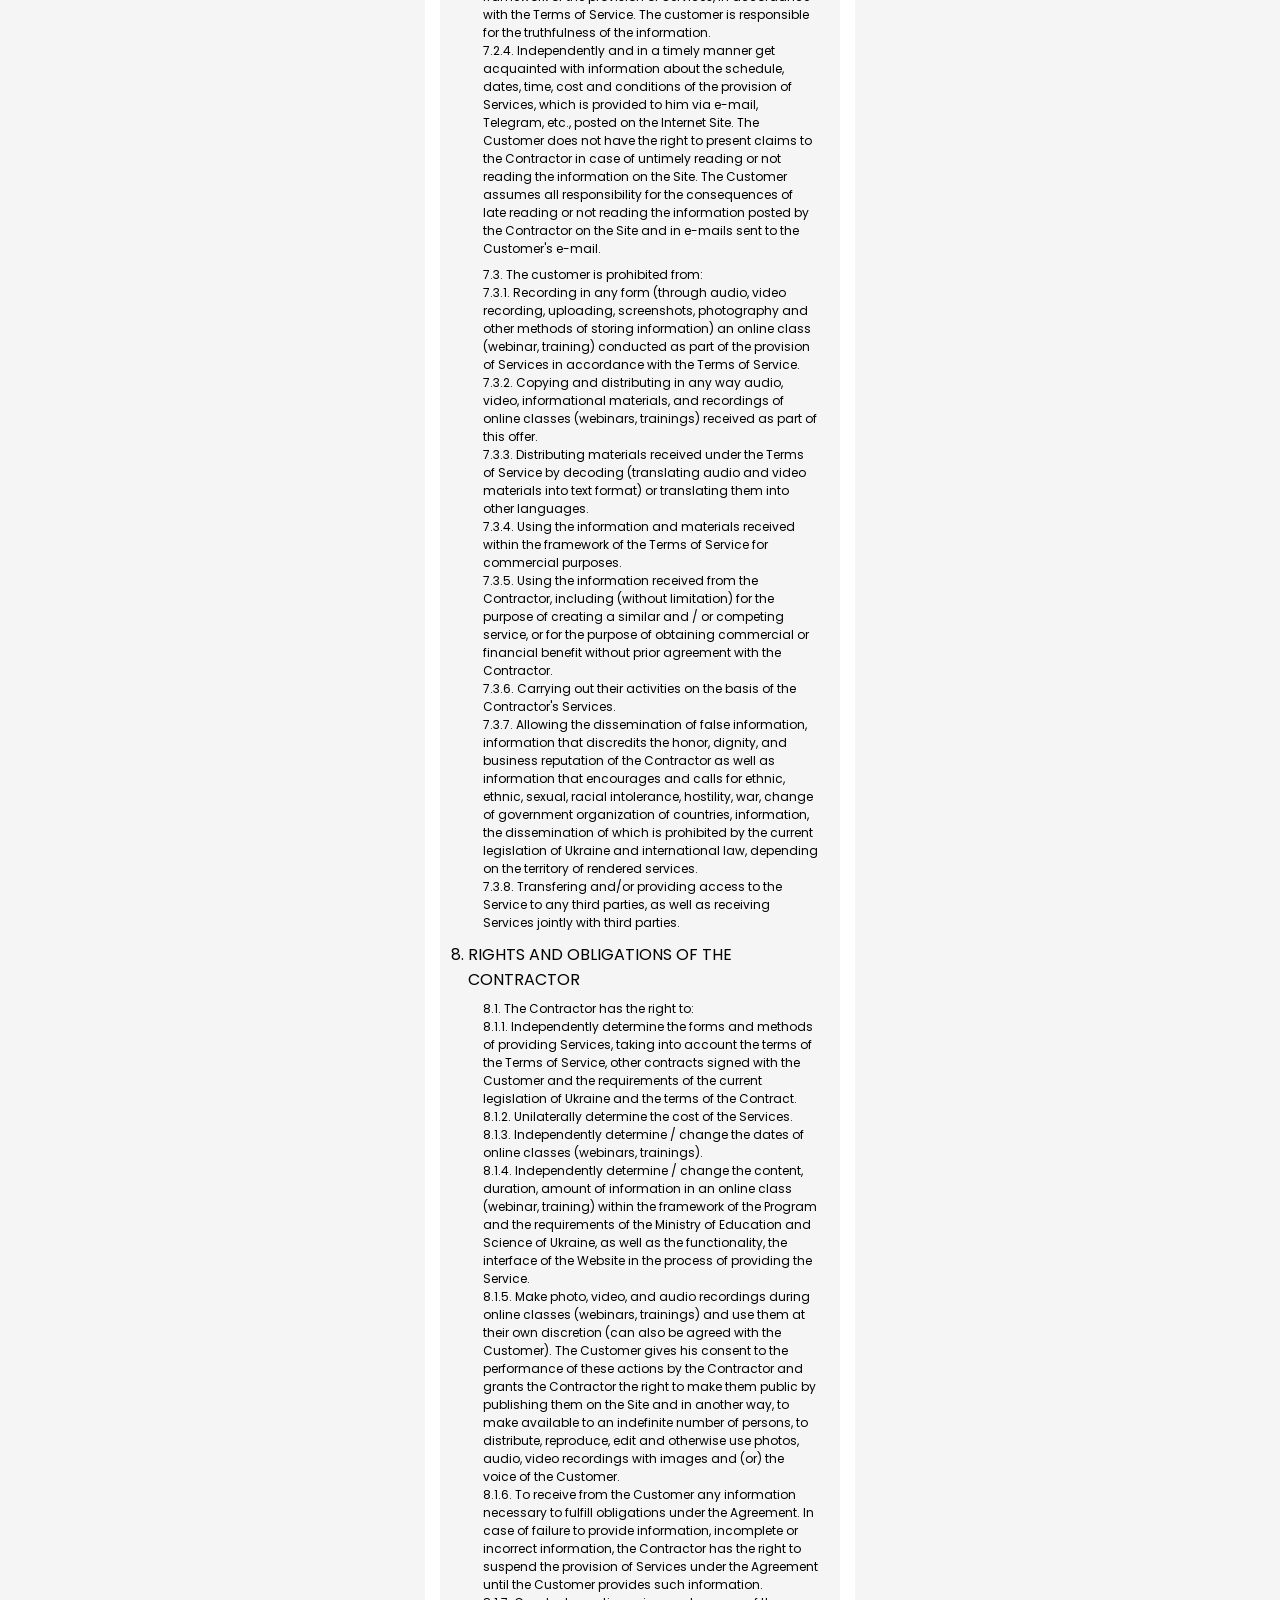
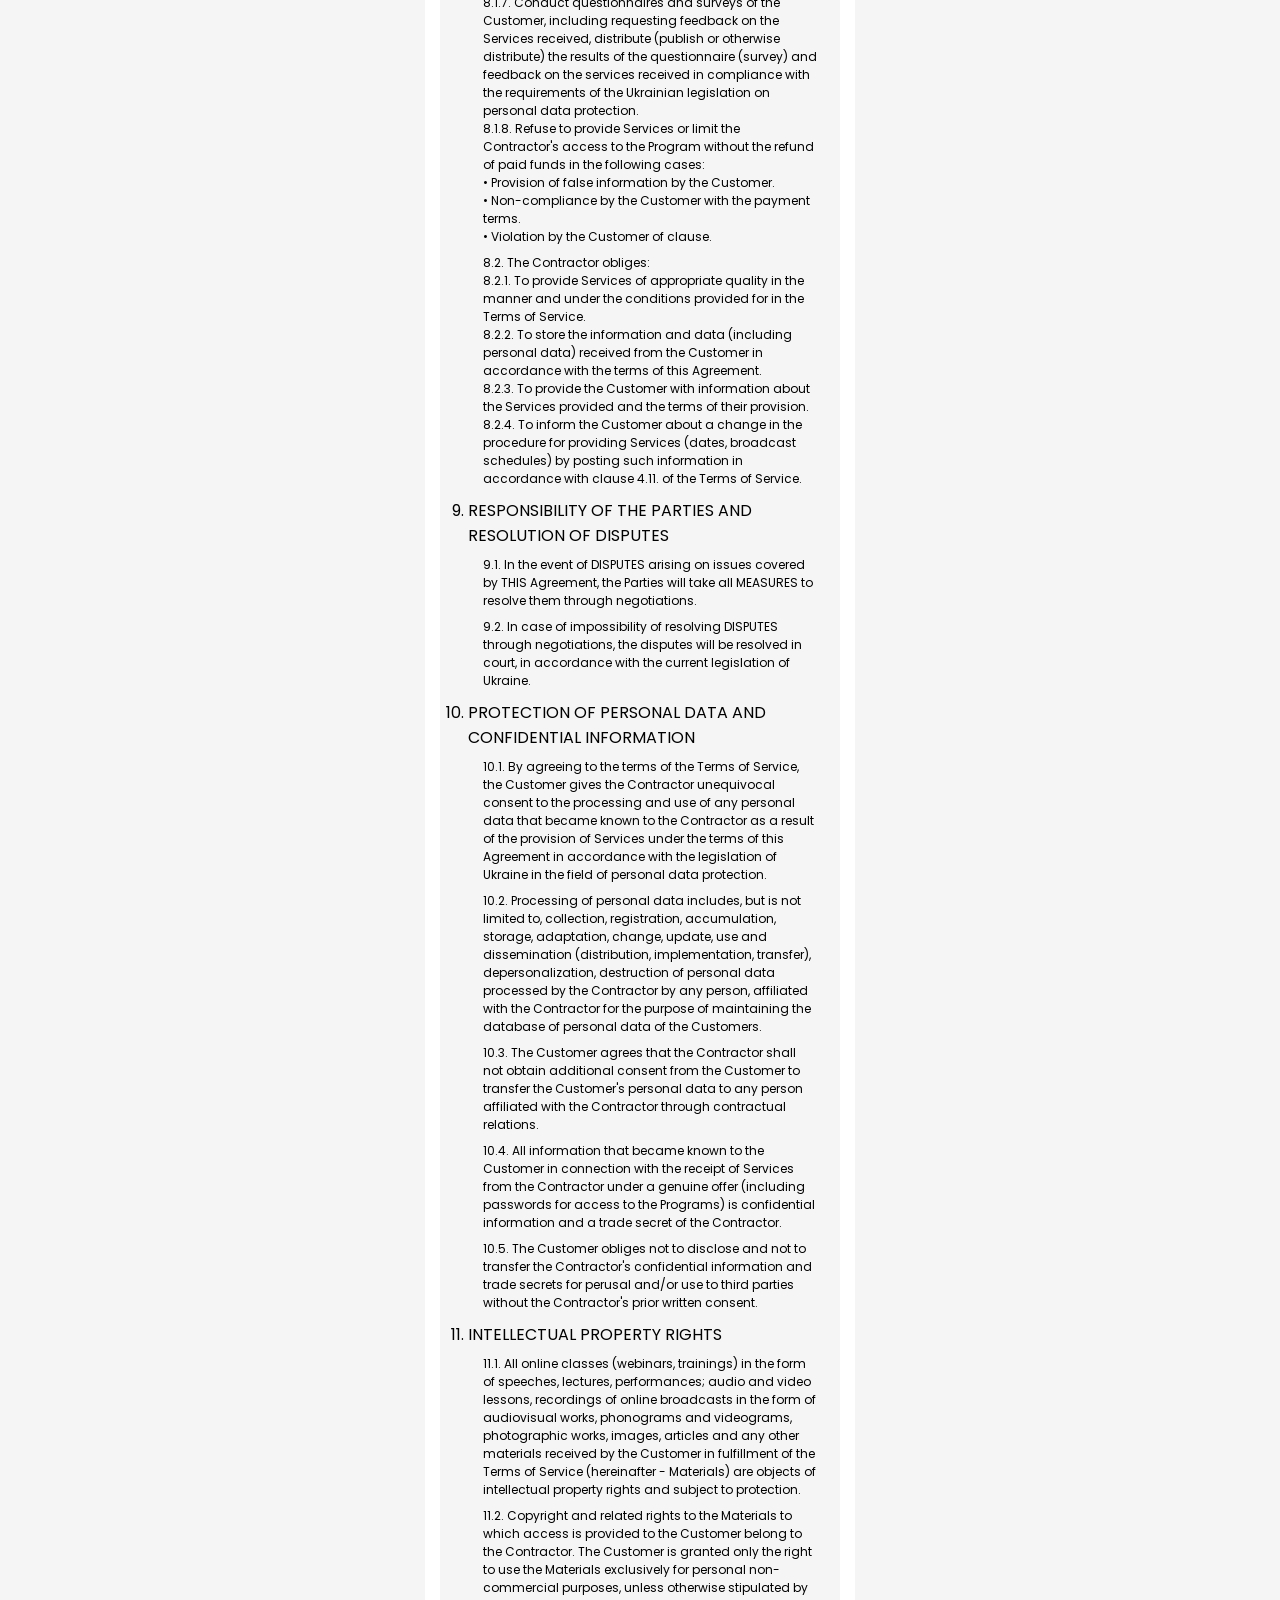
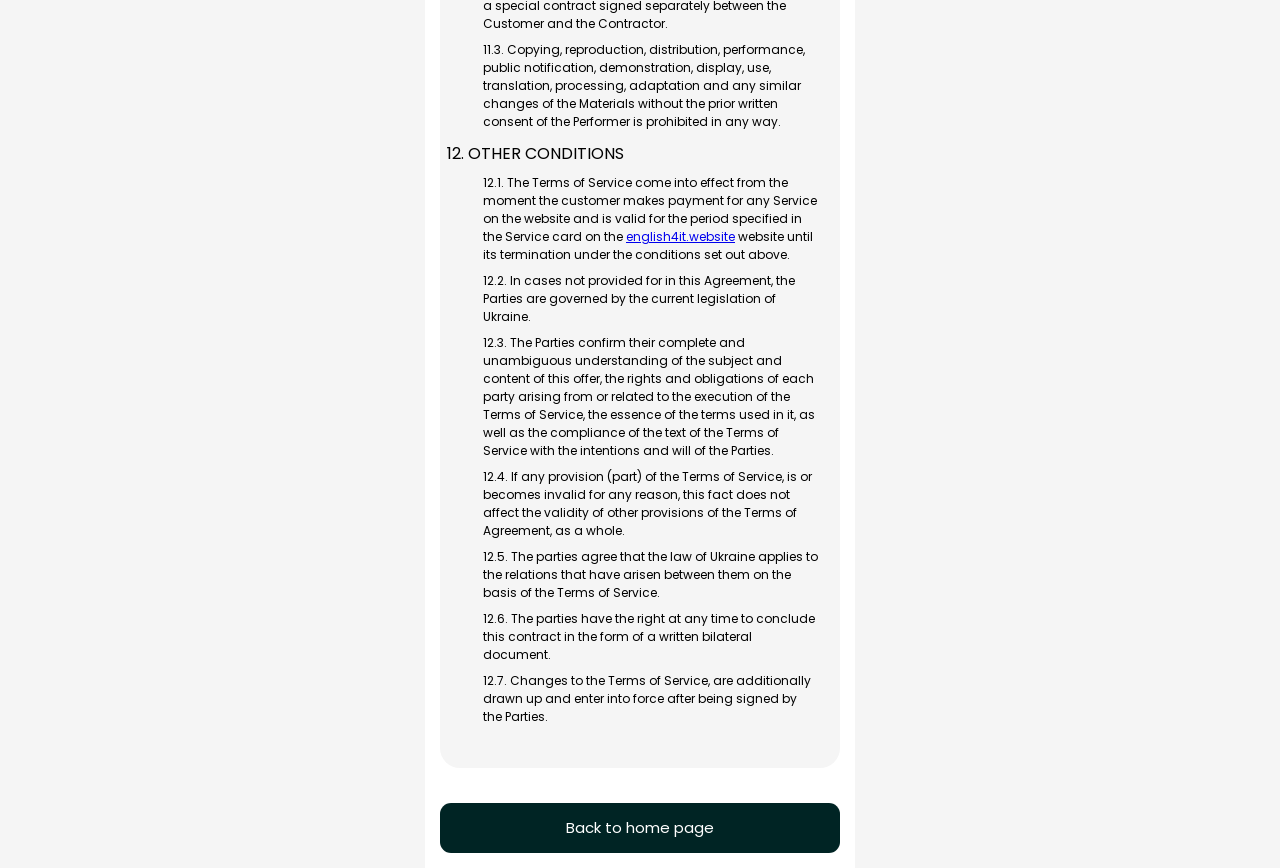
<file: oferta.html>
<!DOCTYPE html>
<html lang="en">

<head>
    <meta charset="UTF-8" />
    <meta name="viewport" content="width=device-width, initial-scale=1.0" />
    <title>Terms and conditions</title>
    <!-- іконка для відображення у браузері -->
    <link rel="icon" sizes="16x16 32x32 48x48" type="image/png" href="/icons/logo_for_browser.png" />

    <link rel="preconnect" href="https://fonts.googleapis.com">
    <link rel="preconnect" href="https://fonts.gstatic.com" crossorigin>
    <link
        href="https://fonts.googleapis.com/css2?family=Poppins:ital,wght@0,100;0,200;0,300;0,400;0,500;0,600;0,700;0,800;0,900;1,100;1,200;1,300;1,400;1,500;1,600;1,700;1,800;1,900&display=swap"
        rel="stylesheet">

    <!-- додати тег опису нашої сторінки -->
    <link rel="stylesheet" href="css/fonts.css" />
    <link rel="stylesheet" href="css/animations.css" />
    <link rel="stylesheet" href="css/styles.css" />
    <link rel="stylesheet" href="css/secondary.css" />

    <script type="text/javascript" src="/js/index.js"></script>
</head>

<body>
    <main>
        <div class="wrapper">

            <section class="main">
                <div class="section__head">
                    <img src="icons/logo.svg" alt="logo" class="logo" />
                </div>

                <h1 class="title title__main title__bold">
                    Business <span>English Course</span>
                </h1>
                <h2 class="title">for tech specialists</h2>
                <p class="text">
                    Your key to a prosperous tech career on a global scale
                </p>
            </section>

            <section class="conditions">
                <h2 class="title">
                    Terms <span class="title__bold">and conditions</span>
                </h2>
                <ol class="conditions__list">
                    <li class="conditions__title">General provisions
                        <ol class="items__list">
                            <li class="item__text">
                                1.1. These terms of service are an official offer (public offer), hereinafter - "Terms
                                of service" of the website
                                english4it.online, hereinafter - "Contractor", to enter into a contract of sale of goods
                                remotely, i.e through the
                                Internet site. The Contractor shall place the Terms of Service on the Contractor's
                                official website.
                            </li>
                            <li class="item__text">
                                1.2. In case of acceptance of the following conditions and payment for Services, a legal
                                or natural person accepting
                                these Terms of Service becomes a "Customer" (acceptance of the Terms of Service is
                                equivalent to concluding a contract
                                on the terms set forth in the Terms of Service).
                            </li>
                            <li class="item__text">
                                1.3. The moment of full and unconditional acceptance by the Buyer of the Contractor's
                                Terms of Service (acceptance) to
                                enter into an electronic contract of sale of goods, is the fact of payment by the Buyer
                                of the order of these Terms of
                                Service, in terms and at prices specified on the Contractor's website.
                            </li>
                            <li class="item__text">
                                1.4. In connection with the above, carefully read the text of these Terms of Service,
                                and if you do not agree with any
                                item of the Terms of Service, the Contractor invites you to refuse to use the Services.
                            </li>
                        </ol>
                    </li>

                    <li class="conditions__title">Concepts and definitions
                        <ol class="items__list">
                            <li class="item__text">
                                2.1. In these Terms of Service, unless the context otherwise requires, the following
                                terms have the following meanings:
                            </li>
                            <li class="item__text">
                                2.2. "Service" - an online service provided by the Contractor in accordance with the
                                description of the relevant card of the Service on the Internet site;
                            </li>
                            <li class="item__text">
                                2.3. "Internet site" - a means to provide or sell services, work or goods through an
                                electronic transaction.
                            </li>
                            <li class="item__text">
                                2.4. Acceptance - full, and unconditional acceptance by the Customer of the terms of
                                this Agreement without any
                                exceptions and / or restrictions.
                            </li>
                            <li class="item__text">
                                2.5. "Contractor" - a SP that sells services provided on the Internet
                                site.
                            </li>
                            <li class="item__text">
                                2.6. The Customer is a person who has accepted the terms of this
                                Agreement and becomes
                                the Customer of the Contractor's
                                services under the concluded agreement. The Customer may be any individual who has
                                entered into an Agreement with the
                                Contractor on the terms set forth in the Terms of Service.
                            </li>
                            <li class="item__text">
                                2.7. "Order" - the choice of individual items from the list of
                                services specified by the
                                Customer when placing an order
                                and making a payment.
                            </li>
                            <li class="item__text">
                                2.8. Online classes (courses) are a speech, lecture, or lesson that
                                takes place in real
                                time and / or in a recorded
                                format by providing the Customer with a personal link (access) on the terms of these
                                Terms of Service.
                            </li>
                            <li class="item__text">
                                2.9. Program - a set of online classes (webinars, trainings),
                                electronic versions of
                                audio and video recordings of
                                classes, seminars, courses, audio files, video files, and text, interconnected and
                                structured on a specific topic,
                                access to which is provided through the Internet site.
                            </li>
                            <li class="item__text">
                                2.10. Personal link - the address of the Internet site or part
                                thereof (Web pages),
                                which allows the Customer to access
                                the Service on the Internet.
                            </li>
                        </ol>
                    </li>

                    <li class="conditions__title">Subject of the Agreement
                        <ol class="items__list">
                            <li class="item__text">
                                3.1. The Contractor undertakes to transfer to the Customer the access to the Service for
                                the time specified on the
                                website of the respective Service, and the Customer undertakes to pay for and accept the
                                Service under the terms of this
                                offer.
                            </li>
                            <li class="item__text">
                                3.2. These Terms of Service regulate the purchase and sale of services on the site,
                                including:<br>
                                • voluntary choice by the Customer of the Services on the site;<br>
                                • independent registration of the order by the Customer on the website;<br>
                                • payment by the Customer of the order placed on the website;<br>
                                • processing and providing the Service to the Customer.
                            </li>
                        </ol>
                    </li>

                    <li class="conditions__title">The order of ordering and providing services
                        <ol class="items__list">
                            <li class="item__text">
                                4.1. The customer has the right to place an order for any service presented on the
                                website.
                            </li>
                            <li class="item__text">
                                4.2. Each item can be ordered in any quantity.
                            </li>
                            <li class="item__text">
                                4.3. If it is not possible to provide the Service, the Contractor is obliged to inform
                                the Customer (by phone, Viber,
                                Telegram, or e-mail).
                            </li>
                            <li class="item__text">
                                4.4. In the absence of the service, the Customer has the right to replace it with
                                services appropriate to the cost or
                                refuse this service and cancel the order.
                            </li>
                            <li class="item__text">
                                4.5. The Customer pays for the Services (Program), and then notifies the Contractor of
                                the payment with the provision of
                                supporting documents by e-mail <a
                                    href="mailto:evgenia.slobodyan@gmail.com">evgenia.slobodyan@gmail.com</a> or
                                Telegram number <a href="tel:+380962259507">+380962259507</a>.
                            </li>
                            <li class="item__text">
                                4.6. After the Contractor receives confirmation of payment, the Customer is sent a link
                                to the Google Sheet Doc with
                                SMART planning and all relevant information on the participation.
                            </li>
                            <li class="item__text">
                                4.7. In case the Customer does not receive a Personal Link, the Customer must contact
                                the Contractor by sending an
                                e-mail or by the phone numbers indicated on the Contractor's Website or in any other
                                way.
                            </li>
                            <li class="item__text">
                                4.8. The personal link is valid for one Customer who received the specified link. It is
                                forbidden to transfer the
                                Personal Link to third parties.
                            </li>
                            <li class="item__text">
                                4.9. The Customer is solely responsible for maintaining the confidentiality and security
                                of access to the elements of
                                the Program and undertakes to immediately notify the Contractor of any violation of the
                                security of the data.
                            </li>
                            <li class="item__text">
                                4.10. To receive the Service, the Customer independently ensures compliance with the
                                appropriate technical conditions
                                for a personal computer or other mobile devices.
                            </li>
                            <li class="item__text">
                                4.11. The schedule of online classes (webinars, trainings) can be changed by the
                                Contractor unilaterally by posting such
                                information in at least one way: notification via Telegram or an e-mail.
                            </li>
                            <li class="item__text">
                                4.12. When participating in online classes (webinars, trainings) it is prohibited to
                                incite ethnic conflicts, humiliate
                                other participants, use advertising, obscene language or other behavior that violates
                                moral and ethical norms and
                                requirements of applicable law.
                            </li>
                            <li class="item__text">
                                4.13. When participating in online classes (webinars, trainings), it is forbidden to
                                interfere with other participants
                                and the instructor in any way that would disrupt the process of rendering Services.
                            </li>
                            <li class="item__text">
                                4.14. Use of the information and materials received by the Customer (audio, video
                                recordings, etc.) is allowed only for
                                personal purposes and for personal use.
                            </li>
                            <li class="item__text">
                                4.15. The Contractor has the right to refuse to provide services unilaterally and cancel
                                the Customer's access to the
                                selected program in case the Customer transfers Personal Links to third parties or
                                disseminates information and
                                materials (audio, video, etc.)
                            </li>
                            <li class="item__text">
                                4.16. The Contractor is not responsible for the inability of the Customer to participate
                                in online classes (webinars,
                                trainings), which arose for reasons beyond the Contractor's control.
                            </li>
                        </ol>
                    </li>

                    <li class="conditions__title">The cost of services and payment calculation procedure
                        <ol class="items__list">
                            <li class="item__text">
                                5.1. The customer pays for services 100% on a prepayment basis.
                            </li>
                            <li class="item__text">
                                5.2. Payment for Services by the Customer means understanding and full consent of the
                                Customer with the offer.
                            </li>
                            <li class="item__text">
                                5.3. Payment for Services is made by transferring funds to the Contractor's current
                                account.
                            </li>
                            <li class="item__text">
                                5.4. The Contractor has the right to unilaterally change the price of the Services until
                                the moment of payment by
                                publishing the new price on the Internet site.
                            </li>
                            <li class="item__text">
                                5.6. In case of mutual agreement between the Parties, the Customer may be granted the
                                right to pay for the Service in
                                installments.
                            </li>
                            <li class="item__text">
                                5.7. The service is considered paid from the moment funds are credited to the current
                                account of the Contractor.
                            </li>
                            <li class="item__text">
                                5.8. In case the Customer fails to pay any of the installments within the stipulated
                                time, the Contractor has the right
                                to deny the Customer access to the relevant Service without a refund.
                            </li>
                            <li class="item__text">
                                5.9. In case the Customer finds the quality of the services unsatisfactory for any
                                reason, the Customer can receive a
                                refund provided they inform the Contractor right after the first class after the start
                                of the Program by writing an
                                explanatory e-mail to <a
                                    href="mailto:evgenia.slobodyan@gmail.com">evgenia.slobodyan@gmail.com</a>.
                            </li>
                            <li class="item__text">
                                5.10. The Contractor must return the paid funds within 30 (thirty) calendar days from
                                the date of receipt of the
                                application. Refunds are made to the card from which the payment was made after
                                deducting the costs of the first lesson,
                                the cost of the trial lesson and the commission of the payment system.
                            </li>
                        </ol>
                    </li>

                    <li class="conditions__title">Termination of the contract
                        <ol class="items__list">
                            <li class="item__text">
                                6.1. Termination of the execution of the terms of service is <br>
                                • by agreement of the parties (with the notification two weeks in advance);<br>
                                • in case of urgent matters/force majoures.
                            </li>
                            <li class="item__text">
                                6.2. Upon termination of the terms of service, if the Customer pays full COST for the
                                service, the Contractor will
                                return 100% of the amount to the CUSTOMER for the classes not yet conducted.
                            </li>
                            <li class="item__text">
                                6.3. Termination of the Terms of Service by one of the parties does NOT exempt the
                                customer from paying for the services
                                actually provided.
                            </li>
                            <li class="item__text">
                                6.4. The CUSTOMER must notify the Contractor in writing of their desire to terminate the
                                offer at least 14 days before
                                the scheduled last lesson.
                            </li>
                            <li class="item__text">
                                6.5. The parties are released from responsibility for partial or complete
                                non-fulfillment of obligations under this
                                Agreement, if this non-fulfillment is the result of serious circumstances, which have
                                been confirmed by the Chamber of
                                Commerce and Industry of Ukraine and arose after this Agreement entered into force.
                            </li>
                        </ol>
                    </li>

                    <li class="conditions__title">Rights and obligations of the customer
                        <ol class="items__list">
                            <li class="item__text">
                                7.1. The customer has the right: <br>
                                7.1.1. To receive Services under the Terms of Service.<br>
                                7.1.2. To receive information from the Contractor about the Services provided, the terms
                                of their provision by calling
                                the telephone numbers indicated on the Site, by sending a corresponding request to the
                                e-mail address indicated on the
                                Site, or through the feedback form.<br>
                                7.1.3. To log on to the online webinar under their account from only one access point
                                (personal computer, laptop,
                                netbook, tablet, smartphone, etc.).<br>
                                7.1.4. To execute all consumer rights in accordance with the current legislation of
                                Ukraine, which regulates these legal
                                relations.
                            </li>
                            <li class="item__text">
                                7.2. The customer obliges:<br>
                                7.2.2. To pay for the Services in full in the manner and within the terms stipulated in
                                the Terms of Service.<br>
                                7.2.3. To provide the Contractor with up-to-date contact details for maintaining ongoing
                                communication with the
                                Contractor within the framework of the provision of Services, in accordance with the
                                Terms of Service. The customer is
                                responsible for the truthfulness of the information.<br>
                                7.2.4. Independently and in a timely manner get acquainted with information about the
                                schedule, dates, time, cost and
                                conditions of the provision of Services, which is provided to him via e-mail, Telegram,
                                etc., posted on the Internet
                                Site. The Customer does not have the right to present claims to the Contractor in case
                                of untimely reading or not
                                reading the information on the Site. The Customer assumes all responsibility for the
                                consequences of late reading or not
                                reading the information posted by the Contractor on the Site and in e-mails sent to the
                                Customer's e-mail.
                            </li>
                            <li class="item__text">
                                7.3. The customer is prohibited from:<br>
                                7.3.1. Recording in any form (through audio, video recording, uploading, screenshots,
                                photography and other methods of
                                storing information) an online class (webinar, training) conducted as part of the
                                provision of Services in accordance
                                with the Terms of Service.<br>
                                7.3.2. Copying and distributing in any way audio, video, informational materials, and
                                recordings of online classes
                                (webinars, trainings) received as part of this offer.<br>
                                7.3.3. Distributing materials received under the Terms of Service by decoding
                                (translating audio and video materials
                                into text format) or translating them into other languages.<br>
                                7.3.4. Using the information and materials received within the framework of the Terms of
                                Service for commercial
                                purposes.<br>
                                7.3.5. Using the information received from the Contractor, including (without
                                limitation) for the purpose of creating a
                                similar and / or competing service, or for the purpose of obtaining commercial or
                                financial benefit without prior
                                agreement with the Contractor.<br>
                                7.3.6. Carrying out their activities on the basis of the Contractor's Services.<br>
                                7.3.7. Allowing the dissemination of false information, information that discredits the
                                honor, dignity, and business
                                reputation of the Contractor as well as information that encourages and calls for
                                ethnic, ethnic, sexual, racial
                                intolerance, hostility, war, change of government organization of countries,
                                information, the dissemination of which is
                                prohibited by the current legislation of Ukraine and international law, depending on the
                                territory of rendered services.<br>
                                7.3.8. Transfering and/or providing access to the Service to any third parties, as well
                                as receiving Services jointly
                                with third parties.
                            </li>
                        </ol>
                    </li>

                    <li class="conditions__title">Rights and obligations of the Contractor
                        <ol class="items__list">
                            <li class="item__text">
                                8.1. The Contractor has the right to:<br>
                                8.1.1. Independently determine the forms and methods of providing Services, taking into
                                account the terms of the Terms
                                of Service, other contracts signed with the Customer and the requirements of the current
                                legislation of Ukraine and the
                                terms of the Contract.<br>
                                8.1.2. Unilaterally determine the cost of the Services.<br>
                                8.1.3. Independently determine / change the dates of online classes (webinars,
                                trainings).<br>
                                8.1.4. Independently determine / change the content, duration, amount of information in
                                an online class (webinar,
                                training) within the framework of the Program and the requirements of the Ministry of
                                Education and Science of Ukraine,
                                as well as the functionality, the interface of the Website in the process of providing
                                the Service.<br>
                                8.1.5. Make photo, video, and audio recordings during online classes (webinars,
                                trainings) and use them at their own
                                discretion (can also be agreed with the Customer). The Customer gives his consent to the
                                performance of these actions by
                                the Contractor and grants the Contractor the right to make them public by publishing
                                them on the Site and in another
                                way, to make available to an indefinite number of persons, to distribute, reproduce,
                                edit and otherwise use photos,
                                audio, video recordings with images and (or) the voice of the Customer.<br>
                                8.1.6. To receive from the Customer any information necessary to fulfill obligations
                                under the Agreement. In case of
                                failure to provide information, incomplete or incorrect information, the Contractor has
                                the right to suspend the
                                provision of Services under the Agreement until the Customer provides such
                                information.<br>
                                8.1.7. Conduct questionnaires and surveys of the Customer, including requesting feedback
                                on the Services received,
                                distribute (publish or otherwise distribute) the results of the questionnaire (survey)
                                and feedback on the services
                                received in compliance with the requirements of the Ukrainian legislation on personal
                                data protection.<br>
                                8.1.8. Refuse to provide Services or limit the Contractor's access to the Program
                                without the refund of paid funds in
                                the following cases:<br>
                                • Provision of false information by the Customer.<br>• Non-compliance by the Customer
                                with the payment
                                terms.<br>
                                • Violation by the Customer of clause.
                            </li>
                            <li class="item__text">
                                8.2. The Contractor obliges:<br>
                                8.2.1. To provide Services of appropriate quality in the manner and under the conditions
                                provided for in the Terms of
                                Service.<br>
                                8.2.2. To store the information and data (including personal data) received from the
                                Customer in accordance with the
                                terms of this Agreement.<br>
                                8.2.3. To provide the Customer with information about the Services provided and the
                                terms of their provision.<br>
                                8.2.4. To inform the Customer about a change in the procedure for providing Services
                                (dates, broadcast schedules) by
                                posting such information in accordance with clause 4.11. of the Terms of Service.
                            </li>
                        </ol>
                    </li>

                    <li class="conditions__title">Responsibility of the parties and resolution of DISPUTES
                        <ol class="items__list">
                            <li class="item__text">
                                9.1. In the event of DISPUTES arising on issues covered by THIS Agreement, the Parties
                                will take all MEASURES to resolve
                                them through negotiations.
                            </li>
                            <li class="item__text">
                                9.2. In case of impossibility of resolving DISPUTES through negotiations, the disputes
                                will be resolved in court, in
                                accordance with the current legislation of Ukraine.
                            </li>
                        </ol>
                    </li>

                    <li class="conditions__title">Protection of personal data and confidential information
                        <ol class="items__list">
                            <li class="item__text">
                                10.1. By agreeing to the terms of the Terms of Service, the Customer gives the
                                Contractor unequivocal consent to the
                                processing and use of any personal data that became known to the Contractor as a result
                                of the provision of Services
                                under the terms of this Agreement in accordance with the legislation of Ukraine in the
                                field of personal data
                                protection.
                            </li>
                            <li class="item__text">
                                10.2. Processing of personal data includes, but is not limited to, collection,
                                registration, accumulation, storage,
                                adaptation, change, update, use and dissemination (distribution, implementation,
                                transfer), depersonalization,
                                destruction of personal data processed by the Contractor by any person, affiliated with
                                the Contractor for the purpose
                                of maintaining the database of personal data of the Customers.
                            </li>
                            <li class="item__text">
                                10.3. The Customer agrees that the Contractor shall not obtain additional consent from
                                the Customer to transfer the
                                Customer's personal data to any person affiliated with the Contractor through
                                contractual relations.
                            </li>
                            <li class="item__text">
                                10.4. All information that became known to the Customer in connection with the receipt
                                of Services from the Contractor
                                under a genuine offer (including passwords for access to the Programs) is confidential
                                information and a trade secret of
                                the Contractor.
                            </li>
                            <li class="item__text">
                                10.5. The Customer obliges not to disclose and not to transfer the Contractor's
                                confidential information and trade
                                secrets for perusal and/or use to third parties without the Contractor's prior written
                                consent.
                            </li>
                        </ol>
                    </li>

                    <li class="conditions__title">Intellectual property rights
                        <ol class="items__list">
                            <li class="item__text">
                                11.1. All online classes (webinars, trainings) in the form of speeches, lectures,
                                performances; audio and video lessons,
                                recordings of online broadcasts in the form of audiovisual works, phonograms and
                                videograms, photographic works, images,
                                articles and any other materials received by the Customer in fulfillment of the Terms of
                                Service (hereinafter -
                                Materials) are objects of intellectual property rights and subject to protection.
                            </li>
                            <li class="item__text">
                                11.2. Copyright and related rights to the Materials to which access is provided to the
                                Customer belong to the
                                Contractor. The Customer is granted only the right to use the Materials exclusively for
                                personal non-commercial
                                purposes, unless otherwise stipulated by a special contract signed separately between
                                the Customer and the Contractor.
                            </li>
                            <li class="item__text">
                                11.3. Copying, reproduction, distribution, performance, public notification,
                                demonstration, display, use, translation,
                                processing, adaptation and any similar changes of the Materials without the prior
                                written consent of the Performer is
                                prohibited in any way.
                            </li>
                        </ol>
                    </li>

                    <li class="conditions__title">Other conditions
                        <ol class="items__list">
                            <li class="item__text">
                                12.1. The Terms of Service come into effect from the moment the customer makes payment
                                for any Service on the website
                                and is valid for the period specified in the Service card on the <a
                                    href="https://english4it.website" target="_blank">english4it.website</a> website
                                until its termination
                                under
                                the conditions set out above.
                            </li>
                            <li class="item__text">
                                12.2. In cases not provided for in this Agreement, the Parties are governed by the
                                current legislation of Ukraine.
                            </li>
                            <li class="item__text">
                                12.3. The Parties confirm their complete and unambiguous understanding of the subject
                                and content of this offer, the
                                rights and obligations of each party arising from or related to the execution of the
                                Terms of Service, the essence of
                                the terms used in it, as well as the compliance of the text of the Terms of Service with
                                the intentions and will of the
                                Parties.
                            </li>
                            <li class="item__text">
                                12.4. If any provision (part) of the Terms of Service, is or becomes invalid for any
                                reason, this fact does not affect
                                the validity of other provisions of the Terms of Agreement, as a whole.
                            </li>
                            <li class="item__text">
                                12.5. The parties agree that the law of Ukraine applies to the relations that have
                                arisen between them on the basis of
                                the Terms of Service.
                            </li>
                            <li class="item__text">
                                12.6. The parties have the right at any time to conclude this contract in the form of a
                                written bilateral document.
                            </li>
                            <li class="item__text">
                                12.7. Changes to the Terms of Service, are additionally drawn up and enter into force
                                after being signed by the Parties.
                            </li>
                        </ol>
                    </li>

                </ol>
            </section>

            <a href="index.html" class="button__wrapper">
                <button class="btn">Back to home page</button>
            </a>
        </div>
    </main>
</body>

</html>
</file>
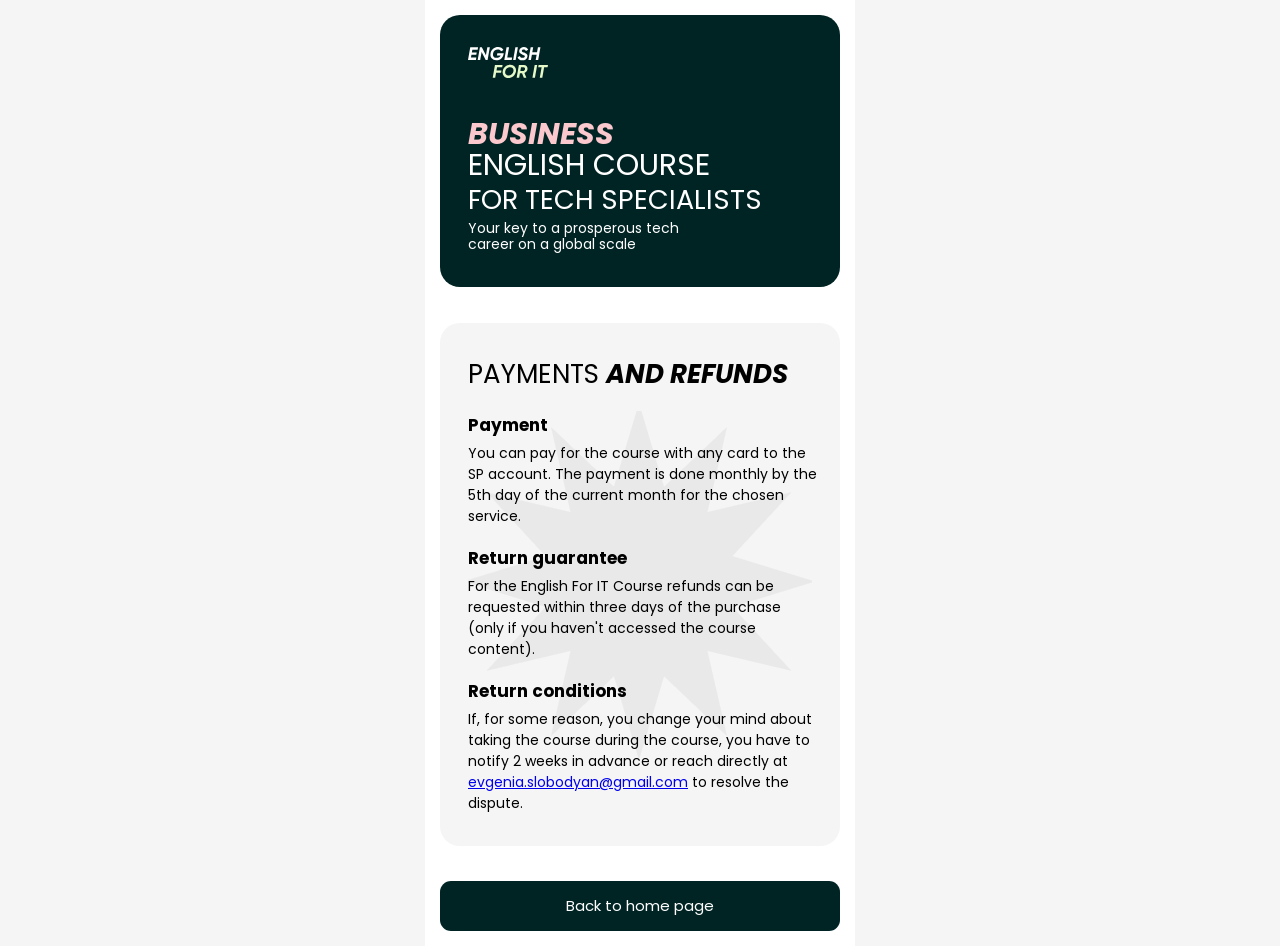
<file: payments_and_refunds.html>
<!DOCTYPE html>
<html lang="en">

<head>
    <meta charset="UTF-8" />
    <meta name="viewport" content="width=device-width, initial-scale=1.0" />
    <title>Payments and refunds</title>
    <!-- іконка для відображення у браузері -->
    <link rel="icon" sizes="16x16 32x32 48x48" type="image/png" href="/icons/logo_for_browser.png" />

    <link rel="preconnect" href="https://fonts.googleapis.com">
    <link rel="preconnect" href="https://fonts.gstatic.com" crossorigin>
    <link
        href="https://fonts.googleapis.com/css2?family=Poppins:ital,wght@0,100;0,200;0,300;0,400;0,500;0,600;0,700;0,800;0,900;1,100;1,200;1,300;1,400;1,500;1,600;1,700;1,800;1,900&display=swap"
        rel="stylesheet">

    <!-- додати тег опису нашої сторінки -->
    <link rel="stylesheet" href="css/fonts.css" />
    <link rel="stylesheet" href="css/animations.css" />
    <link rel="stylesheet" href="css/styles.css" />
    <link rel="stylesheet" href="css/secondary.css" />

    <script type="text/javascript" src="/js/index.js"></script>
</head>

<body>
    <main>
        <div class="wrapper">

            <section class="main">
                <div class="section__head">
                    <img src="icons/logo.svg" alt="logo" class="logo" />
                </div>

                <h1 class="title title__main title__bold">
                    Business <span>English Course</span>
                </h1>
                <h2 class="title">for tech specialists</h2>
                <p class="text">
                    Your key to a prosperous tech career on a global scale
                </p>
            </section>

            <section class="rules">
                <h2 class="title">
                    Payments <span class="title__bold">and refunds</span>
                </h2>
                <ol class="rules__list">
                    <li>
                        <h3 class="rule__title">Payment</h3>
                        <p class="rule__text">You can pay for the course with any card to the SP account. The payment is
                            done monthly by the 5th day of the current
                            month for the chosen service.
                        </p>
                    </li>
                    <li>
                        <h3 class="rule__title">Return guarantee</h3>
                        <p class="rule__text">For the English For IT Course refunds can be requested within three days
                            of
                            the purchase (only if you haven't accessed
                            the course content).
                        </p>
                    </li>
                    <li>
                        <h3 class="rule__title">Return conditions</h3>
                        <p class="rule__text">If, for some reason, you change your mind about taking the course during
                            the
                            course, you have to notify 2 weeks in
                            advance or reach directly at <a href="mailto:evgenia.slobodyan@gmail.com"
                                target="_blank">evgenia.slobodyan@gmail.com</a> to resolve
                            the
                            dispute.
                        </p>
                    </li>
                </ol>
            </section>

            <a href="index.html" class="button__wrapper">
                <button class="btn">Back to home page</button>
            </a>
        </div>
    </main>
</body>

</html>
</file>
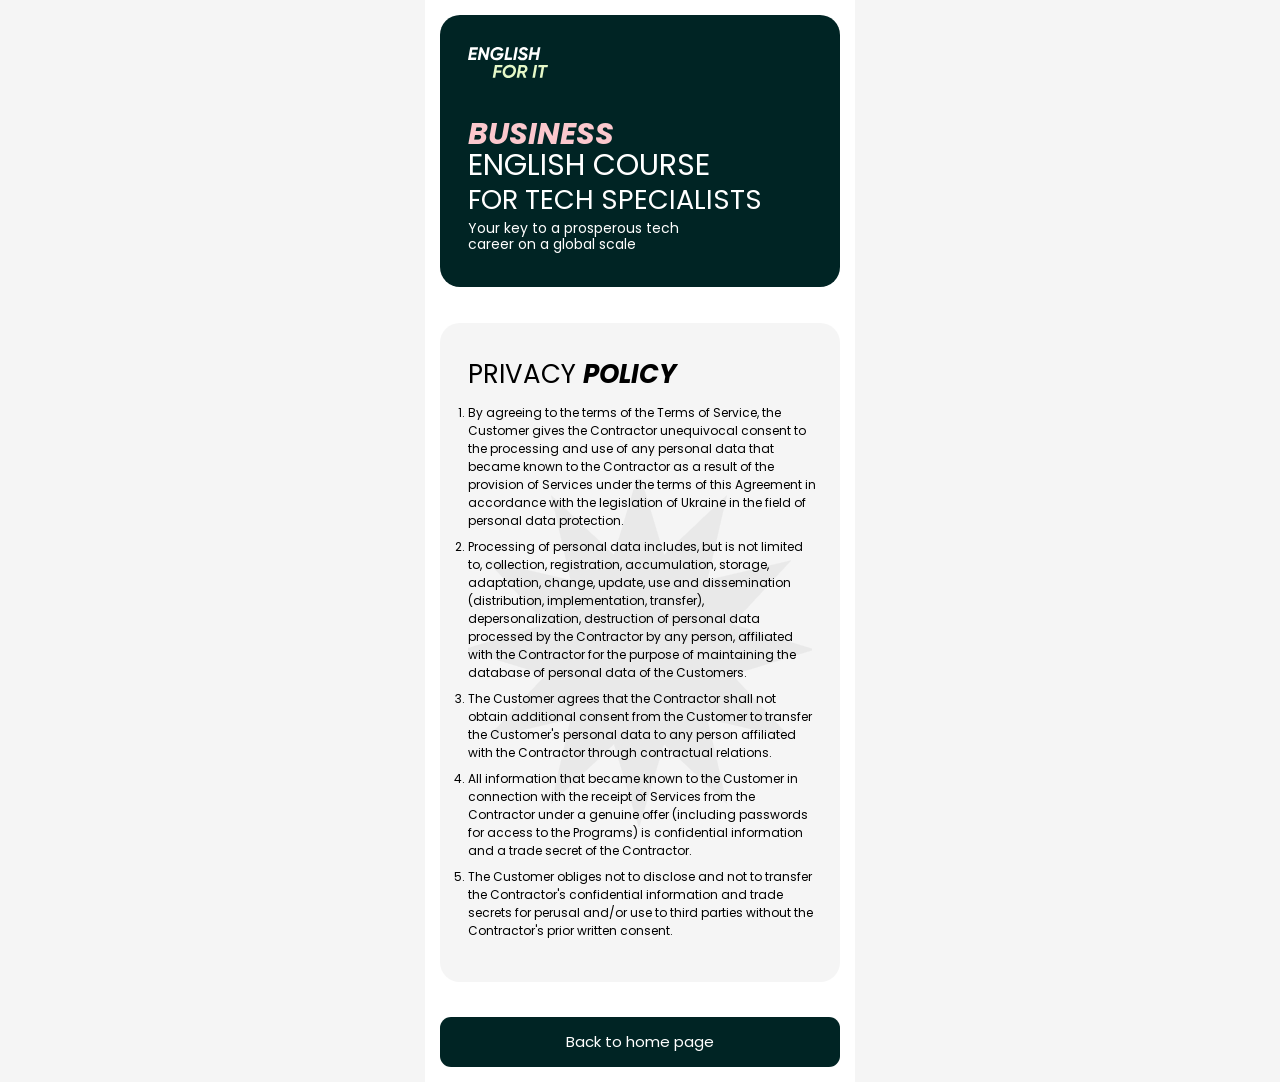
<file: privacy_policy.html>
<!DOCTYPE html>
<html lang="en">

<head>
    <meta charset="UTF-8" />
    <meta name="viewport" content="width=device-width, initial-scale=1.0" />
    <title>Privacy policy</title>
    <!-- іконка для відображення у браузері -->
    <link rel="icon" sizes="16x16 32x32 48x48" type="image/png" href="/icons/logo_for_browser.png" />

    <link rel="preconnect" href="https://fonts.googleapis.com">
    <link rel="preconnect" href="https://fonts.gstatic.com" crossorigin>
    <link
        href="https://fonts.googleapis.com/css2?family=Poppins:ital,wght@0,100;0,200;0,300;0,400;0,500;0,600;0,700;0,800;0,900;1,100;1,200;1,300;1,400;1,500;1,600;1,700;1,800;1,900&display=swap"
        rel="stylesheet">

    <!-- додати тег опису нашої сторінки -->
    <link rel="stylesheet" href="css/fonts.css" />
    <link rel="stylesheet" href="css/animations.css" />
    <link rel="stylesheet" href="css/styles.css" />
    <link rel="stylesheet" href="css/secondary.css" />

    <script type="text/javascript" src="/js/index.js"></script>
</head>

<body>
    <main>
        <div class="wrapper">

            <section class="main">
                <div class="section__head">
                    <img src="icons/logo.svg" alt="logo" class="logo" />
                </div>

                <h1 class="title title__main title__bold">
                    Business <span>English Course</span>
                </h1>
                <h2 class="title">for tech specialists</h2>
                <p class="text">
                    Your key to a prosperous tech career on a global scale
                </p>
            </section>

            <section class="rules">
                <h2 class="title">
                    Privacy <span class="title__bold">policy</span>
                </h2>
                <ol class="policy__list">
                    <li class="item__text">
                        By agreeing to the terms of the Terms of Service, the Customer gives the Contractor unequivocal
                        consent to the
                        processing and use of any personal data that became known to the Contractor as a result of the
                        provision of Services
                        under the terms of this Agreement in accordance with the legislation of Ukraine in the field of
                        personal data
                        protection.
                    </li>
                    <li class="item__text">
                        Processing of personal data includes, but is not limited to, collection, registration,
                        accumulation, storage,
                        adaptation, change, update, use and dissemination (distribution, implementation, transfer),
                        depersonalization,
                        destruction of personal data processed by the Contractor by any person, affiliated with the
                        Contractor for the purpose
                        of maintaining the database of personal data of the Customers.
                    </li>
                    <li class="item__text">
                        The Customer agrees that the Contractor shall not obtain additional consent from the Customer to
                        transfer the Customer's
                        personal data to any person affiliated with the Contractor through contractual relations.
                    </li>
                    <li class="item__text">
                        All information that became known to the Customer in connection with the receipt of Services
                        from the Contractor under a
                        genuine offer (including passwords for access to the Programs) is confidential information and a
                        trade secret of the
                        Contractor.
                    </li>
                    <li class="item__text">
                        The Customer obliges not to disclose and not to transfer the Contractor's confidential
                        information and trade secrets for
                        perusal and/or use to third parties without the Contractor's prior written consent.
                    </li>
                </ol>
            </section>

            <a href="index.html" class="button__wrapper">
                <button class="btn">Back to home page</button>
            </a>
        </div>
    </main>
</body>

</html>
</file>
<file: css/fonts.css>
:root {
    --font-regular: 400 1rem "Poppins";
    --font-bold: 700 1rem "Poppins";
    --font-semi-bold: 600 1rem "Poppins";
    --font-bold-italic: italic 700 1rem "Poppins";
    --font-semi-bold-italic: italic 600 1rem "Poppins";
}
</file>
<file: css/animations.css>
﻿@keyframes rotation {
    0%,100%,50% {
        transform: rotate(0)
    }

    25% {
        transform: rotate(30deg)
    }

    75% {
        transform: rotate(-30deg)
    }
}

@keyframes pulsation {
    0% {
        transform: scale(0);
        opacity: 1
    }

    50% {
        opacity: .6
    }

    to {
        transform: scale(1);
        opacity: 0
    }
}
</file>
<file: css/styles.css>
/* в будущем цвета заменить на переменные */
:root {
  --color-bg-primary: #ffffff;
  --color-bg-secondary: #e9e9e9;
  --color-section-primary: #002424;
  --color-section-secondary: #f5f5f5;
  --color-tile-primary: #e5f8c8;
  --color-tile-secondary: #fbc8cd;
  --color-tile-light: #f2f5ec;
  --color-btn-bg: #8bac72;
}

* {
  box-sizing: border-box;
  margin: 0;
  padding: 0;
  font: var(--font-regular);
  font-size: inherit;
}

main {
  background: var(--color-section-secondary);
}

.wrapper {
  max-width: 430px;
  margin: 0 auto;
  position: relative;
  overflow-x: hidden;
  padding: 15px;
  background: var(--color-bg-primary);
}

.title {
  line-height: 108%;
  text-transform: uppercase;

  font: var(--font-regular);
  font-size: 26px;
}

.title>small {
  font-size: 0.75em;
  text-transform: lowercase;
  font-style: italic;
  font-weight: 300;
}

.title__bold {
  font: var(--font-bold-italic);
  font-size: inherit;
}

.text {
  font: var(--font-regular);
  font-size: 14px;
  line-height: 157%;
  color: var(--color-section-primary);
}

a.button__wrapper {
  text-decoration: none;
}

.btn {
  margin-top: 25px;
  border: none;
  border-radius: 11px;
  width: 170px;
  height: 50px;
  background: var(--color-tile-secondary);
  font: var(--font-regular);
  font-size: 18px;
  line-height: 156%;
  text-align: center;
  color: var(--color-section-primary);
}

/* The section Main */

.main {
  min-height: 480px;
  background-color: var(--color-section-primary);
  border-radius: 20px;
  padding: 32px 22px 46px 28px;
  position: relative;
}

.main .section__head {
  z-index: 3 !important;
}

.main *:not(.decor-wrapper) {
  position: relative;
  z-index: 2;
}

.main .decor-wrapper {
  position: absolute;
  right: 0;
  bottom: 0;
  width: 166px;
  height: 276px;
  border-bottom-right-radius: 20px;
  overflow: hidden;
  opacity: 0.2;
  z-index: 1;
}

.decor-wrapper>.decor {
  position: absolute;
  left: 0px;
  top: 0px;
  height: 313px;
  width: 322px;
  overflow: hidden;
}

.decor-wrapper>.decor>.decor-item {
  position: absolute;
  width: 100%;
  height: 14px;
  background-color: var(--color-btn-bg);
  display: block;
  top: 50%;
  left: 50%;
}

.decor-wrapper>.decor>.decor-item:nth-child(1) {
  transform: translateX(-50%) translateY(-50%) rotate(90deg);
}

.decor-wrapper>.decor>.decor-item:nth-child(2) {
  transform: translateX(-50%) translateY(-50%) rotate(67.5deg);
}

.decor-wrapper>.decor>.decor-item:nth-child(3) {
  transform: translateX(-50%) translateY(-50%) rotate(45deg);
}

.decor-wrapper>.decor>.decor-item:nth-child(4) {
  transform: translateX(-50%) translateY(-50%) rotate(22.5deg);
}

.decor-wrapper>.decor>.decor-item:nth-child(5) {
  transform: translateX(-50%) translateY(-50%) rotate(0deg);
}

.decor-wrapper>.decor>.decor-item:nth-child(6) {
  transform: translateX(-50%) translateY(-50%) rotate(-22.5deg);
}

.decor-wrapper>.decor>.decor-item:nth-child(7) {
  transform: translateX(-50%) translateY(-50%) rotate(-45deg);
}

.decor-wrapper>.decor>.decor-item:nth-child(8) {
  transform: translateX(-50%) translateY(-50%) rotate(-67.5deg);
}

.main div {
  display: flex;
  justify-content: space-between;
}

.logo {
  display: inline-block;
  max-width: 80px;
}

/* стиль для иконки бургер-меню с последующей заменой */
.menu_mobile {
  display: inline-block;
  max-width: 23px;
}

.title__main {
  margin-top: 41px;
  color: var(--color-tile-secondary);
  font-size: 30px;
  line-height: 100%;
}

.title__main span {
  display: block;
  color: var(--color-bg-primary);
  line-height: 113%;
}

.main h2 {
  color: var(--color-bg-primary);
  font-size: 27px;
  line-height: 126%;
}

.main p {
  margin-top: 4px;
  max-width: 260px;
  line-height: 114%;
  color: var(--color-bg-primary);
}

.menu__wrapper {
  max-height: 0;
  display: block;
  width: 100%;
  height: 270px;
  padding: 0;
  border-radius: 0 0 20px 20px;
  background-color: var(--color-tile-primary);
  position: absolute !important;
  top: 100%;
  transform: translateY(31px);
  left: 0;
  overflow: hidden;
  transition: all .3s ease;
}

.menu_mobile.active+.menu__wrapper {
  max-height: 800px;
  padding: 23px 0 26px 0;
}

@media screen and (max-width: 370px) {
  .menu__wrapper {
    position: fixed !important;
    top: 84px;
    width: calc(100% - 30px);
    left: 50%;
    transform: translateX(-50%);
  }
}

.menu__list {
  height: 100%;
  display: flex;
  flex-direction: column;
  justify-content: space-around;
  list-style: none;
}

.menu__item {
  padding-left: 28px;
  font: var(--font-regular);
  font-size: 20px;
  line-height: 140%;
  text-transform: uppercase;
  color: var(--color-section-primary);
}

.menu__item:nth-last-child(1) {
  display: flex;
  justify-content: space-between;
  align-items: center;
  padding-right: 22px;
}

.icons__wrapper {
  display: inline-flex;
}

.menu__item>a {
  text-decoration: none;
  color: var(--color-section-primary);
}

.menu__item>a span {
  font: var(--font-bold-italic);
  font-size: inherit;
}

.menu__divider {
  height: 2px;
  background-color: var(--color-bg-primary);
  position: relative;
  left: 0;
  margin: 15px 0;
}

.icons__wrapper {
  display: inline-flex;
  width: 130px;
  height: 22px;
  /* margin-right: 38px; */
}

.icons__wrapper>a>img {
  width: 100%;
}

.details {
  margin-top: 41px;
  list-style: none;
}

.details__item {
  margin-top: 10px;
  font: var(--font-regular);
  font-size: 12px;
  line-height: 117%;
  color: var(--color-bg-primary);
  display: flex;
}

.details__item img {
  margin-right: 6px;
}

/* The section Why-ness of the course */
.why {
  margin-top: 36px;
  padding: 28px 24px 10px 28px;
  min-height: 348px;
  border-radius: 20px;
  background-image: url('../icons/why_bg.png'),
    linear-gradient(to top, rgba(245, 245, 245, 1), rgba(245, 245, 245, 1));
  background-position: center center, left top;
  background-repeat: no-repeat, repeat;
}

.why h2 span {
  display: block;
}

.why .text {
  min-width: 280px;
  margin-top: 22px;
}

/* The section Who is this course for? */
.audience {
  margin-top: 36px;
  min-height: 360px;
}

.audience .title {
  margin-left: 28px;
}

.audience__item {
  /* max-width: 344px; */
  height: 88px;
  margin-top: 16px;
  padding: 21px 26px 17px 26px;
  border-radius: 20px;
  background-color: var(--color-tile-primary);
  position: relative;
}

.audience__sequence {
  position: absolute;
  top: 5px;
  right: 20px;
  display: inline-block;
  font: var(--font-semi-bold-italic);
  font-size: 56px;
  line-height: 50%;
  text-transform: uppercase;
  color: rgb(255, 255, 255);
  z-index: 1;
}

.audience__item .text {
  position: relative;
  z-index: 2;
}

/* The section Why is this course unique? */
.uniqueness {
  margin-top: 36px;
  padding: 28px 26px 28px 28px;
  min-height: 284px;
  border-radius: 20px;
  background-color: var(--color-section-secondary);
}

.uniqueness h2 span {
  display: block;
}

.uniqueness__list {
  margin-top: 18px;
  list-style-type: none;
  min-height: 155px;
  display: flex;
  flex-direction: column;
  justify-content: space-between;
}

.uniqueness__item {
  padding-left: 31px;
  background-image: url('../icons/uniqueness_item_icon.svg');
  background-position: 0 0;
  background-size: 22px 22px;
  background-repeat: no-repeat;
}

/* The section After the course */
.after {
  margin-top: 35px;
  padding: 28px 18px 18px 28px;
  border: 1.4px solid var(--color-btn-bg);
  border-radius: 20px;
}

.after .title span {
  display: block;
}

.title_green {
  color: var(--color-btn-bg);
}

.after__list {
  min-height: 350px;
  display: flex;
  flex-direction: column;
  justify-content: space-evenly;
  list-style-type: none;
}

.after__item {
  padding-left: 35px;
  background-image: url('../icons/after_item_icon.svg');
  background-position: 0 3px;
  background-size: 20px 20px;
  background-repeat: no-repeat;
}

/* .after__item > .text {
  line-height: 129%;
} */

.text_bold {
  font: var(--font-bold);
}

.text_semi_bold {
  font: var(--font-semi-bold);
}

/* The sections How does it all go? */
.steps {
  max-height: 495px;
  margin-top: 35px;
  padding: 28px 26px 24px 24px;
  background-image: url('../img/steps_vector.svg'), url('../img/bg.jpg');
  background-position: 60% 65%, center center;
  background-repeat: no-repeat, no-repeat;
  background-size: 55%, cover;
  border: 1.4px solid var(--color-btn-bg);
  border-radius: 20px;
}

.title_white {
  line-height: 100%;
  text-align: center;
  color: var(--color-bg-primary);
}

.steps__list {
  min-height: 480px;
  margin-top: 25px;
  list-style: none;
  position: relative;
}

.steps__item {
  background-color: var(--color-bg-primary);
  border-radius: 10px;
  padding: 0 14px;
  display: flex;
  justify-content: center;
  align-items: center;
}

.steps__item:nth-child(1) {
  max-width: 188px;
  height: 42px;
  position: absolute;
  right: 20px;
  top: 0px;
  transform: rotate(4deg);
}

.steps__item:nth-child(2) {
  margin-top: 10px;
  max-width: 127px;
  height: 36px;
  position: absolute;
  left: 30px;
  top: 35px;
  transform: rotate(-4deg);
}

.steps__item:nth-child(3) {
  max-width: 213px;
  height: 42px;
  margin-top: 10px;
  position: absolute;
  right: 15px;
  top: 90px;
  transform: rotate(3deg);
}

.steps__item:nth-child(4) {
  max-width: 171px;
  height: 36px;
  margin-top: 10px;
  position: absolute;
  left: 25px;
  top: 145px;
  transform: rotate(-5deg);
}

.steps__item:nth-child(5) {
  max-width: 257px;
  height: 45px;
  margin-top: 10px;
  position: absolute;
  right: 15px;
  top: 210px;
  transform: rotate(3deg);
}

.steps__item:nth-child(6) {
  max-width: 202px;
  height: 36px;
  margin-top: 10px;
  position: absolute;
  left: 30px;
  top: 290px;
  transform: rotate(-4deg);
}

.steps__item:nth-child(7) {
  max-width: 151px;
  height: 36px;
  margin-top: 10px;
  position: absolute;
  right: 80px;
  top: 340px;
  transform: rotate(4deg);
}

.steps__sequence {
  width: 24px;
  height: 24px;
  position: absolute;
  border-radius: 100%;
  font: var(--font-bold);
  font-size: 12px;
  line-height: 217%;
  text-transform: uppercase;
  text-align: center;
  color: var(--color-section-primary);
}

.steps__item:nth-child(1)>.steps__sequence {
  background: var(--color-tile-primary);
  top: -17px;
  right: 0;
  transform: rotate(14deg);
}

.steps__item:nth-child(2)>.steps__sequence {
  background: var(--color-tile-secondary);
  top: -18px;
  left: 0;
  transform: rotate(-7deg);
}

.steps__item:nth-child(3)>.steps__sequence {
  background: var(--color-tile-secondary);
  top: -16px;
  right: 0;
  transform: rotate(4deg);
}

.steps__item:nth-child(4)>.steps__sequence {
  background: var(--color-tile-primary);
  top: -18px;
  left: 0;
  transform: rotate(-6deg);
}

.steps__item:nth-child(5)>.steps__sequence {
  background: var(--color-tile-secondary);
  top: -17px;
  right: 0;
  transform: rotate(4deg);
}

.steps__item:nth-child(6)>.steps__sequence {
  background: var(--color-tile-primary);
  top: -18px;
  left: 0;
  transform: rotate(-13deg);
}

.steps__item:nth-child(7)>.steps__sequence {
  background: var(--color-tile-primary);
  top: -17px;
  right: 0;
  transform: rotate(4deg);
}

.text_small {
  font: var(--font-regular);
  font-size: 12px;
  line-height: 117%;
}

/* Section Course program */
.program {
  margin-top: 35px;
}

.program .title {
  margin-left: 28px;
}

.program__list {
  list-style: none;
  margin-top: 5px;
  min-height: 480px;
  padding: 25px 25px 25px 28px;
  border-radius: 20px;
  background: var(--color-tile-primary);
}

.program__item {
  width: 100%;
  min-height: 21px;
  margin-bottom: 16px;
  display: flex;
  flex-wrap: wrap;
  justify-content: space-between;
  font: var(--font-regular);
  font-size: 14px;
  line-height: 143%;
  color: var(--color-section-primary);
}

.program__item:nth-last-child(1) {
  margin-bottom: 0;
}

.program__number {
  margin-right: 11px;
  font: var(--font-bold-italic);
  font-size: 16px;
  line-height: 125%;
  color: var(--color-section-primary);
}

.open {
  display: flex;
  justify-content: center;
  width: 24px;
  border-radius: 100%;
  background-color: var(--color-bg-primary);
}

.open img {
  width: 11px;
}

.topic {
  width: 100%;
  position: relative;
  padding: 0 30px 0 33px;
}

.program__item.active .topic::after {
  transform: rotate(180deg);
}

.program__item.active .topic__detail {
  max-height: 300px;
}

.topic::after,
.topic::before {
  content: '';
  display: block;
  position: absolute;
  top: 0;
  transition: all .3s ease;
}

.topic::before {
  font: var(--font-bold-italic);
  color: inherit;
  font-size: 16px;
  left: 0;
  top: -2px;
}

.topic::after {
  background-image: url(/icons/arrow_down.svg);
  background-position: center center;
  background-repeat: no-repeat;
  background-color: var(--color-bg-primary);
  border-radius: 100%;
  width: 24px;
  height: 24px;
  cursor: pointer;
  right: 0px;
}

.program__item:nth-child(1)>.topic::before {
  content: '01';
}

.program__item:nth-child(2)>.topic::before {
  content: '02';
}

.program__item:nth-child(3)>.topic::before {
  content: '03';
}

.program__item:nth-child(4)>.topic::before {
  content: '04';
}

.program__item:nth-child(5)>.topic::before {
  content: '05';
}

.program__item:nth-child(6)>.topic::before {
  content: '06';
}

.program__item:nth-child(7)>.topic::before {
  content: '07';
}

.program__item:nth-child(8)>.topic::before {
  content: '08';
}

.program__item:nth-child(9)>.topic::before {
  content: '09';
}

.program__item:nth-child(10)>.topic::before {
  content: '10';
}

.program__item:nth-child(11)>.topic::before {
  content: '11';
}

.program__item:nth-child(12)>.topic::before {
  content: '12';
}

.topic__detail {
  display: block;
  max-height: 0;
  overflow: hidden;
  list-style: inside none disc;
  margin: 5px 0 0 36px;
  font: var(--font-regular);
  font-size: 11px;
  line-height: 127%;
  color: var(--color-section-primary);
  transition: all .3s ease;
}

@media screen and (max-width: 355px) {
  .program__list {
    padding: 22px 15px 25px 15px;
  }

  /* .topic {
  width: 250px;
} */
}

/* The section The author */
.author {
  margin-top: 35px;
}

.author .title {
  margin-left: 28px;
}

.author__wrapper {
  background-color: var(--color-section-primary);
  height: 742px;
  border-radius: 20px;
  position: relative;
}

.author__photo img {
  width: 100%;
}

.author__list {
  width: 100%;
  min-height: 470px;
  position: relative;
  bottom: 245px;
  list-style: none;
  padding: 0 25px 25px 25px;
  background: linear-gradient(rgba(0, 36, 36, 0),
      rgba(0, 36, 36, 0.7),
      rgba(0, 36, 36, 1),
      rgb(0, 14, 14));
  border-radius: 0 0 20px 20px;
  box-shadow: 0 4px 4px 0 rgba(0, 0, 0, 0.25);
  display: flex;
  flex-direction: column;
  justify-content: flex-end;
}

.author__item {
  margin-top: 14px;
  min-width: 260px;
  height: 74px;
  border-radius: 14px;
  display: flex;
  flex-direction: column;
  justify-content: center;
  align-items: center;
  background: var(--color-tile-primary);
  font: var(--font-bold-italic);
  font-size: 24px;
  line-height: 108%;
  text-transform: uppercase;
  color: var(--color-section-primary);
}

.author__item:nth-child(1) {
  display: flex;
  flex-direction: row;
  flex-wrap: wrap;
  background-color: rgba(0, 36, 36, 0);
  font: var(--font-regular);
  font-size: 26px;
  text-transform: uppercase;
  color: var(--color-tile-primary);
}

.author__item_bold {
  color: var(--color-tile-light);
  font-style: italic;
  font: var(--font-bold-italic);
  font-size: inherit;
  margin-left: 8px;
}

.author__item:nth-child(1) .author__item_small {
  display: block;
  font: var(--font-regular);
  font-size: 14px;
  line-height: 157%;
  color: var(--color-bg-primary);
}

.author__item_small {
  display: block;
  font: var(--font-regular);
  text-transform: none;
  font-size: 14px;
  font-style: normal;
  line-height: 157%;
  color: var(--color-section-primary);
}

/* The section The customers */
.customers {
  margin-top: 90px;
  height: 220px;
  padding: 25px 25px 30px 25px;
  display: flex;
  flex-wrap: wrap;
  justify-content: space-around;
  border: 1.4px solid var(--color-section-secondary);
  border-radius: 20px;
  background: var(--color-bg-primary);
}

.customers img {
  width: 134px;
  height: 46px;
}

@media screen and (max-width: 330px) {
  .customers {
    padding: 20px 17px 20px 17px;
  }

  .customers img {
    width: 120px;
  }
}

.feedback {
  margin-top: 35px;
}

.feedback__wrapper {
  display: flex;
  width: 100%;
  flex-direction: row;
  overflow: hidden;
}

.feedback__card {
  width: 100%;
  min-width: 100%;
  max-height: 288px;
  border-radius: 20px;
  padding: 14px 25px 18px 32px;
  background: rgba(245, 245, 245, 0.5);
}

.feedback__card.current {
  transform: translateX(0) !important;
}

.feedback__card.slide-left {
  transform: translateX(-100%);
}

.feedback__card.slide-right {
  transform: translateX(100%);
}

.feedback__card.animate {
  transition: all .3s ease;
}

.card__header {
  display: flex;
  flex-direction: row;
  align-items: center;
}

.avatar {
  width: 50px;
  margin-right: 12px;
}

.avatar__info {
  font: var(--font-semi-bold);
  font-size: 14px;
  line-height: 129%;
  color: var(--color-section-primary);
}

.avatar__info span {
  display: block;
  font: inherit;
  color: var(--color-btn-bg);
}

.divider {
  height: 3px;
  background: var(--color-bg-primary);
}

.student__review {
  margin-top: 13px;
  font-size: 12px;
  line-height: 150%;
  color: var(--color-section-primary);
}

.feedback-slider {
  margin: 20px auto 0 auto;
  width: 87px;
  position: relative;
  height: 24px;
  box-sizing: content-box;
  padding: 0 24px;
  display: flex;
  flex-direction: row;
  justify-content: space-around;
  align-items: center;
}

.feedback-slider__arrow {
  width: 24px;
  height: 24px;
  background-color: var(--color-btn-bg);
  border-radius: 100%;
  display: flex;
  flex-direction: row;
  align-items: center;
  justify-content: center;
  position: absolute;
  left: 0;
  top: 0;
  cursor: pointer;
}

.feedback-slider__arrow.next {
  transform: rotate(180deg);
  right: 0;
  left: unset;
}

.feedback-slider__dot {
  display: block;
  width: 5px;
  height: 5px;
  border: 1px solid var(--color-btn-bg);
  border-radius: 100%;
}

.feedback-slider__dot.active {
  background-color: var(--color-btn-bg);
}


/* The section Price */
.price {
  min-height: 530px;
}

.price__list {
  list-style: none;
}

.price__item {
  margin-top: 30px;
  width: 100%;
  /*height: 154px;*/
  padding: 40px 22px 21px 22px;
  border-radius: 20px;
  background: var(--color-tile-primary);
  position: relative;
}

.price__item:nth-child(1) {
  margin-top: 40px;
}

.price__item:hover {
  background: var(--color-section-primary);
  color: var(--color-bg-primary);
}

.rate {
  width: 131px;
  height: 31px;
  border-radius: 10px;
  position: absolute;
  top: -4px;
  right: 25px;
  transform: rotate(4deg);
  background: var(--color-section-primary);
  font: var(--font-bold);
  font-size: 17px;
  /* line-height: 130%; */
  line-height: 174%;
  text-transform: uppercase;
  color: var(--color-bg-primary);
  text-align: center;
}

.price__item:hover .rate {
  color: var(--color-section-primary);
  background: var(--color-bg-primary);
}

.rate span {}

.rate span a {
  color: inherit;
  position: relative;
  padding: 8px;
  font-size: 0.8em;
  text-transform: lowercase;
}

.rate span a::before {
  content: '/';
  text-decoration: none;
  position: absolute;
  left: -2px;
  display: inline-block;
  top: 50%;
  transform: translateY(-50%);
}

/* !! cкорее всего это уже реализовывать через JS */
/* .rate:focus {
  background: var(--color-bg-primary); */
/* background: var(--5); */
/* border: var(--color-section-primary);
  color: var(--color-section-primary); */
/* color: var(--1); */
/* }

.rate:focus span {
  color: var(--color-section-primary); */
/* color: var(--1); */
/* } */

.format__info {
  display: flex;
  flex-direction: row;
  align-items: center;
  position: relative;
  padding-left: 35px;
  font: var(--font-semi-bold);
}

.format__info::after {
  content: '';
  display: block;
  position: absolute;
  background-size: cover;
  background: url(/icons/check-dark.svg);
  background-repeat: no-repeat;
  background-position: center center;
  height: 21px;
  width: 20px;
  top: 50%;
  transform: translateY(-50%);
  left: 0;
}

.price__item:hover .format__info::after {
  background: url(/icons/check-light.svg);
}

.format__info img {
  margin-right: 14px;
  display: none;
}

.price__item>small {
  padding-left: 45px;
  font-size: 0.8em;
  font-style: italic;
  text-decoration: underline;
  cursor: pointer;
  /*color: var(--color-section-primary);*/
}

.price__item>small a {
  color: inherit;
}

.price__item .price__details {
  list-style: outside;
  padding: 15px 0px 5px 35px;
  font-size: 14px;
}

.price__item .price__details>li {
  margin-bottom: 5px;
}

.enroll {
  width: 170px;
  height: 50px;
  display: flex;
  align-items: center;
  justify-content: center;
  margin: 20px auto 0 auto;
  border: none;
  border-radius: 10px;
  background: var(--color-bg-primary);
  font-size: 18px;
  color: var(--color-section-primary);
  text-align: center;
  text-decoration: none;
}

.price__item:hover .enroll {
  background: var(--color-tile-secondary);

}

/* The section Questions & Answers */
.questions {
  /* min-height: ; */
  margin-top: 35px;
  width: 100%;
}

.questions__list {
  list-style: none;
  /* margin-top: 5px; */
  min-height: 370px;
  /* display: flex;
  flex-direction: column;
  justify-content: space-evenly; */
}

.question__item {
  width: 100%;
  /* min-height: 36px; */
  padding: 15px 0;
  /* display: flex;
  flex-wrap: wrap;
  justify-content: space-between; */
  font-size: 14px;
  color: var(--color-section-primary);
  border-width: 0 0 2px 0;
  border-style: solid;
  border-color: var(--color-section-secondary);
  box-sizing: content-box;
  position: relative;
}

.question__item:first-child {
  border-top-width: 2px;
}

.question__text {
  position: relative;
  width: 100%;
  display: block;
  padding: 0 30px 0 25px;
}

.question__text::before,
.question__text::after {
  content: '';
  display: block;
  position: absolute;
  top: 0;
}

.question__text::before {
  font: var(--font-bold);
  font-size: 14px;
  line-height: 143%;
  color: var(--color-tile-secondary);
  height: 20px;
  width: 14px;
  left: 0;
}

.question__text::after {
  width: 24px;
  height: 24px;
  right: 0;
  background-image: url(/icons/question_item_show_icon.svg);
  background-repeat: no-repeat;
  background-position: center center;
  border-radius: 100%;
  cursor: pointer;
  top: -2px;
}

.question__item:nth-child(1) .question__text::before {
  content: '01';
}

.question__item:nth-child(2) .question__text::before {
  content: '02';
}

.question__item:nth-child(3) .question__text::before {
  content: '03';
}

.question__item:nth-child(4) .question__text::before {
  content: '04';
}

.question__item:nth-child(5) .question__text::before {
  content: '05';
}

.question__item:nth-child(6) .question__text::before {
  content: '06';
}

.question__item:nth-child(7) .question__text::before {
  content: '07';
}

.question__sequence {
  margin-right: 7px;
  font: var(--font-bold);
  font-size: 14px;
  line-height: 143%;
  color: var(--color-tile-secondary);
}

/* .question__divider {
  width: 100%;
  height: 2px;
  background-color: var(--color-section-secondary);
  display: none;
} */

.answer__text {
  display: block;
  max-width: 280px;
  max-height: 0;
  height: 0;
  min-height: 0;
  margin-left: 25px;
  font-size: 11px;
  line-height: 127%;
  color: var(--color-section-primary);
  overflow: hidden;
  transition: all .3s ease;
}

.question__item.active .answer__text {
  max-height: 400px;
  min-height: 28px;
  height: auto;
}

.question__item.active .question__text::after {
  background-image: url(/icons/question_item_hidden_icon.svg);
}

@media screen and (max-width: 375px) {
  .question__text {
    width: 90%;
  }

  .answer__text {
    margin-top: 10px;
  }
}

/* The section Contact me */
.contacts {
  margin-top: 35px;
  min-height: 400px;
  padding: 31px 26px 25px 26px;
  border-radius: 20px;
  background-color: var(--color-section-primary);
}

.contacts .title_white {
  text-align: left;
}

.contacts span {
  display: block;
}

.contacts .text {
  margin-top: 15px;
  color: var(--color-bg-primary);
}

.contacts__list {
  margin-top: 20px;
  height: 158px;
  padding: 20px;
  border: 1.4px solid var(--color-tile-primary);
  border-radius: 14px;
  list-style: none;
  display: flex;
  flex-direction: column;
  justify-content: space-between;
}

.contact__item {
  display: flex;
  align-items: center;
}

.contact__item img {
  width: 22px;
  margin-right: 18px;
}

.contact__desc {
  text-decoration: none;
  font-size: 14px;
  line-height: 157%;
  color: var(--color-bg-primary);
}

.footer {
  margin-top: 22px;
  height: 36px;
  display: flex;
  flex-wrap: wrap;
  justify-content: space-between;
  font-size: 10px;
  line-height: 180%;
  color: var(--color-bg-primary);
  opacity: 0.6;
}

.footer span {
  display: block;
  width: 134px;
  font-size: inherit;
}

.link_external {
  display: block;
  width: 130px;
  text-decoration: none;
  font-size: 10px;
  line-height: 180%;
  color: var(--color-bg-primary);
}

/* проверить на сегодня актуальную ширину моб телефонов  */

.contact-me-wrapper {
  display: block;
  position: fixed;
  z-index: 1000;
  width: 70px;
  height: 70px;
  right: 30px;
  bottom: 30px;
}

.contact-me-wrapper .float-icon {
  position: absolute;
  width: 100%;
  height: 100%;
  top: 50%;
  left: 50%;
  transform: translateX(-50%) translateY(-50%);
  border-radius: 50%;
  background-color: var(--color-tile-secondary);
  cursor: pointer;
}

.contact-me-wrapper .float-icon .icon-wrapper {
  animation: rotation 1.5s linear infinite;
  width: 100%;
  height: 100%;
  position: absolute;
}

.contact-me-wrapper.expanded .float-icon .icon-wrapper {
  animation: none;
}

.contact-me-wrapper .float-icon i {
  display: block;
  background: url('/icons/comm_dots.svg');
  background-repeat: no-repeat;
  background-size: 100%;
  width: 38px;
  height: 38px;
  position: absolute;
  top: 50%;
  left: 50%;
  transform: translateX(-50%) translateY(-50%);
}

.contact-me-wrapper.expanded .float-icon i {
  background: url('/icons/cross-icon.svg');
  width: 30px;
  height: 30px;
}

.contact-me-wrapper .float-icon .pulse {
  width: 100px;
  height: 100px;
  background-color: inherit;
  border-radius: 50%;
  position: absolute;
  left: -15px;
  top: -15px;
  z-index: -1;
  transform: scale(0);
  animation: pulsation 2s infinite;
}

.contact-me-wrapper .icon-menu {
  position: absolute;
  bottom: 60px;
  right: 60px;
  padding: 15px;
  border-radius: 1px;
  background: #fff;
  display: block;
  opacity: 0;
  z-index: -1;
  margin-bottom: 20px;
  transition: margin-bottom 0.3s ease, opacity 0.3s ease;
  box-shadow: 5px 12px 30px rgba(0, 0, 0, 0.7);
  visibility: hidden;
  min-width: 200px;
  border-radius: 10px;
}

.contact-me-wrapper.expanded .icon-menu {
  visibility: visible;
  z-index: 1;
  opacity: .97;
}

.contact-me-wrapper .icon-menu ul {
  list-style: none;
}

.contact-me-wrapper .icon-menu ul li {
  margin-bottom: 7px;
}

.contact-me-wrapper .icon-menu ul li:last-child {
  margin-bottom: 0;
}

.contact-me-wrapper .icon-menu ul li a {
  padding-left: 25px;
  background-size: 15px 15px;
  background-repeat: no-repeat;
  background-position: left center;
  display: block;
  text-decoration: none;
  color: var(--color-section-primary);
}

.contact-me-wrapper .icon-menu ul li.telegram a {
  background-image: url(/icons/contacts/bg_light/telegram_icon_light.svg);
}

.contact-me-wrapper .icon-menu ul li.whatsapp a {
  background-image: url(/icons/contacts/bg_light/whatsapp_icon_light.svg);
}

/* .footer a {
  opacity: 0;
} */

/* .footer a:nth-of-type(1) {
  opacity: 1;
}

.footer a:nth-of-type(2) {
  opacity: 1;
} */

.shrinked-img.light {
  background-color: var(--color-tile-primary) !important;
}

.shrinked-img.dark {
  background-color: var(--color-section-primary) !important;
  width: 22px;
}

.shrinked-img {
  border-radius: 50% !important;
  object-fit: scale-down;
}
</file>
<file: css/secondary.css>
.main {
    min-height: 272px;
    padding: 32px 22px 32px 28px;
}

/* PAGE PAYMENTS AND REFUNDS */
.rules {
    margin-top: 36px;
    padding: 32px 22px 32px 28px;
    border-radius: 20px;
    background-image: url('../icons/why_bg.png'),
        linear-gradient(to top, rgba(245, 245, 245, 1), rgba(245, 245, 245, 1));
    background-position: center center, left top;
    background-repeat: no-repeat, repeat;

    /* або просто сирій фон */
    /* background-color: var(--color-section-secondary); */
}

.rules__list {
    list-style: none;

    li {
        margin-top: 18px;
    }
}

.rule__title {
    font: var(--font-bold);
    font-size: 17px;
}

.rule__text {
    margin-top: 5px;
    font: var(--font-regular);
    font-size: 14px;
}


.btn {
    display: block;
    margin: 0 auto;
    margin-top: 35px;
    width: 100%;
    font-size: 15px;
    background: var(--color-section-primary);
    color: var(--color-bg-primary);
}

/* Page Terms and conditions (oferta.html) and  Privacy policy */
.conditions {
    margin-top: 36px;
    padding: 32px 22px 32px 28px;
    border-radius: 20px;
    /* просто сирій фон */
    background-color: var(--color-section-secondary);

}

.conditions__list {}

.conditions__title,
.policy__list {
    margin: 10px 0;
    text-transform: uppercase;
    font-size: 16px;
}

.items__list {
    list-style: none;
    text-transform: none;
    padding-left: 15px;
}

.item__text {
    font-size: 12px;
    margin-top: 8px;
    text-transform: none;
}
</file>
